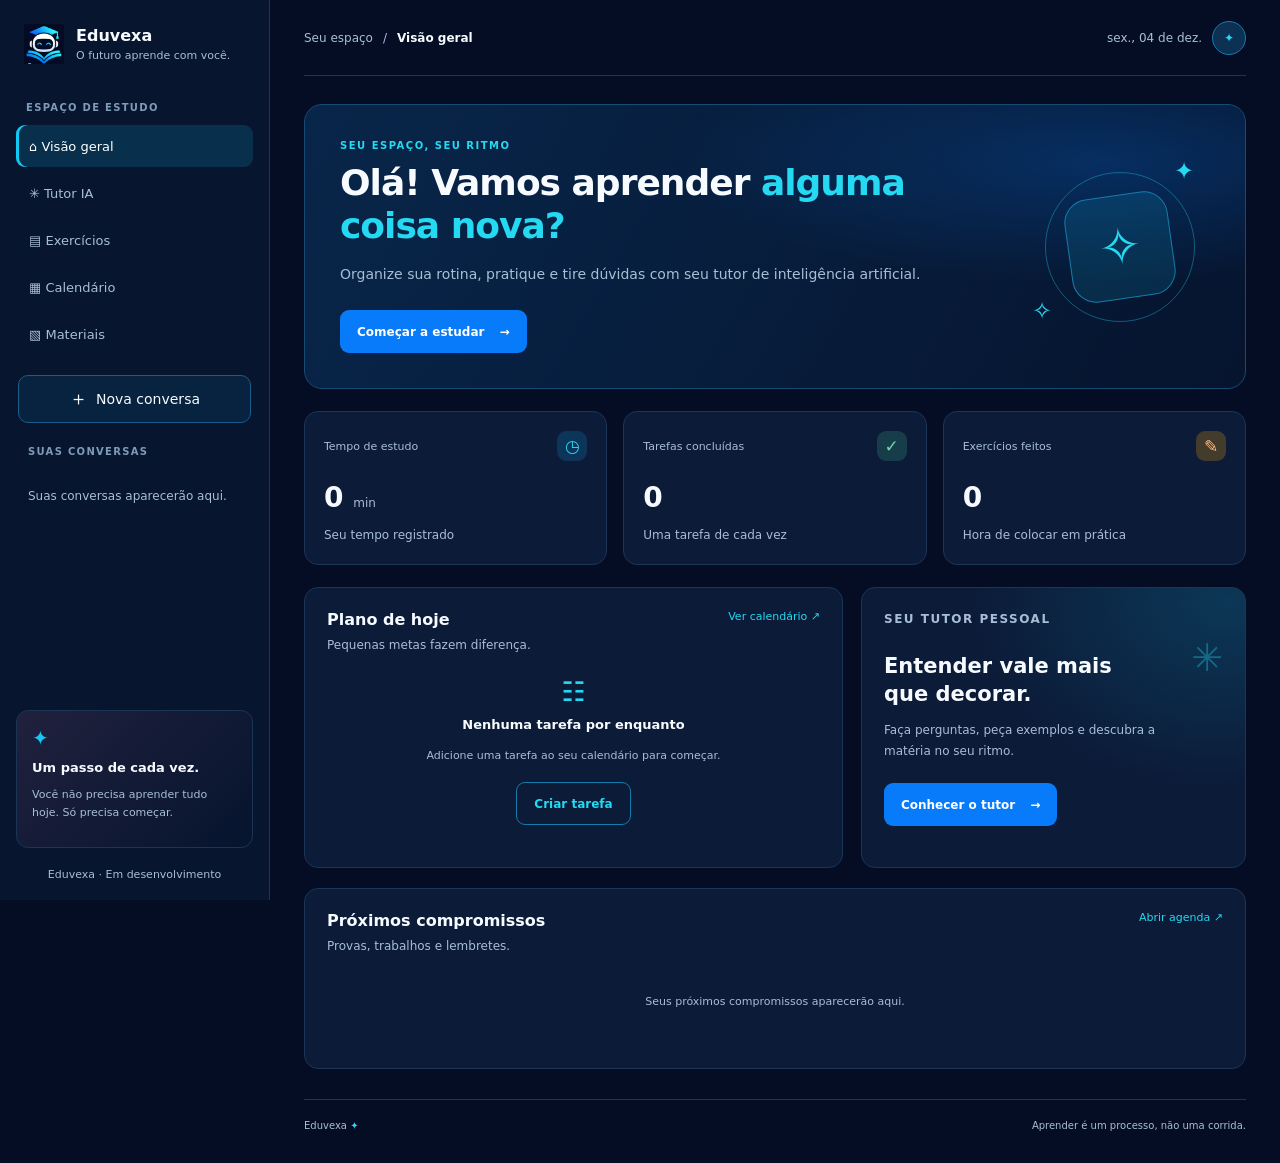
<file: index.html>
<!DOCTYPE html>
<html lang="pt-BR">
<head>
    <meta charset="UTF-8">
    <meta name="viewport" content="width=device-width, initial-scale=1.0">
    <meta name="theme-color" content="#050D24">
    <meta name="description" content="Eduvexa — o futuro aprende com você.">
    <title>Eduvexa | O futuro aprende com você</title>
    <link rel="stylesheet" href="style.css">
    <script src="app.js" defer></script>
</head>
<body>
<div class="app">

    <aside class="sidebar" id="sidebar">
        <a href="#inicio" class="brand">
            <img
                class="brand-logo"
                src="logo-eduvexa.png"
                alt="Logo da Eduvexa"
                width="40"
                height="40"
                style="width: 40px; height: 40px; object-fit: contain; flex-shrink: 0;"
            >
            <span>
                <strong>Eduvexa</strong>
                <small>O futuro aprende com você.</small>
            </span>
        </a>

        <p class="menu-label">ESPAÇO DE ESTUDO</p>

        <nav class="navigation" aria-label="Navegação principal">
            <a href="#inicio" class="nav-link">⌂ Visão geral</a>
            <a href="#tutor" class="nav-link">✳ Tutor IA</a>
            <a href="exercicios.html" class="nav-link">▤ Exercícios</a>
            <a href="calendario.html" class="nav-link">▦ Calendário</a>
            <a href="materiais.html" class="nav-link">▧ Materiais</a>
        </nav>

        <div class="chat-history">
            <button id="new-chat-button" class="new-chat-button" type="button">
                <span>＋</span> Nova conversa
            </button>

            <p class="chat-history-title">SUAS CONVERSAS</p>
            <div id="chat-history-list" class="chat-history-list">
                <p class="history-empty">Carregando histórico...</p>
            </div>
        </div>

        <div class="sidebar-bottom">
            <div class="motivation-card">
                <span class="motivation-icon">✦</span>
                <h3>Um passo de cada vez.</h3>
                <p>Você não precisa aprender tudo hoje. Só precisa começar.</p>
            </div>
            <p class="sidebar-footer">Eduvexa · Em desenvolvimento</p>
        </div>
    </aside>

    <main class="main-content">
        <header class="topbar">
            <button class="menu-toggle" id="menu-toggle"
                    type="button" aria-label="Abrir menu"
                    aria-expanded="false">☰</button>

            <div class="breadcrumb">
                <span>Seu espaço</span>
                <span>/</span>
                <strong>Visão geral</strong>
            </div>

            <div class="profile">
                <span id="current-date"></span>
                <div class="avatar" aria-label="Perfil do estudante">✦</div>
            </div>
        </header>

        <section id="inicio" class="page">
            <div class="welcome">
                <div class="welcome-content">
                    <p class="eyebrow">SEU ESPAÇO, SEU RITMO</p>
                    <h1>Olá! Vamos aprender <span>alguma coisa nova?</span></h1>
                    <p class="description">
                        Organize sua rotina, pratique e tire dúvidas com seu tutor
                        de inteligência artificial.
                    </p>
                    <a href="#tutor" class="primary-button">
                        Começar a estudar <span>→</span>
                    </a>
                </div>

                <div class="welcome-decoration" aria-hidden="true">
                    <div class="decoration-orbit"></div>
                    <div class="decoration-book">✧</div>
                    <span class="decoration-star star-one">✦</span>
                    <span class="decoration-star star-two">✧</span>
                </div>
            </div>

            <div class="stats-grid">
                <article class="stat-card">
                    <div class="stat-heading">
                        <span>Tempo de estudo</span>
                        <span class="stat-icon purple">◷</span>
                    </div>
                    <h2>0 <small>min</small></h2>
                    <p>Seu tempo registrado</p>
                </article>

                <article class="stat-card">
                    <div class="stat-heading">
                        <span>Tarefas concluídas</span>
                        <span class="stat-icon green">✓</span>
                    </div>
                    <h2>0</h2>
                    <p>Uma tarefa de cada vez</p>
                </article>

                <article class="stat-card">
                    <div class="stat-heading">
                        <span>Exercícios feitos</span>
                        <span class="stat-icon orange">✎</span>
                    </div>
                    <h2>0</h2>
                    <p>Hora de colocar em prática</p>
                </article>
            </div>

            <div class="dashboard-grid">
                <section class="panel">
                    <div class="panel-heading">
                        <div>
                            <h2>Plano de hoje</h2>
                            <p>Pequenas metas fazem diferença.</p>
                        </div>
                        <a href="calendario.html" class="text-link">Ver calendário ↗</a>
                    </div>

                    <div class="empty-state">
                        <span>☷</span>
                        <h3>Nenhuma tarefa por enquanto</h3>
                        <p>Adicione uma tarefa ao seu calendário para começar.</p>
                        <a href="calendario.html" class="secondary-button">Criar tarefa</a>
                    </div>
                </section>

                <section class="panel tutor-card">
                    <p class="eyebrow">SEU TUTOR PESSOAL</p>
                    <div class="tutor-decoration" aria-hidden="true">✳</div>
                    <h2>Entender vale mais que decorar.</h2>
                    <p>Faça perguntas, peça exemplos e descubra a matéria no seu ritmo.</p>
                    <a href="#tutor" class="primary-button">
                        Conhecer o tutor <span>→</span>
                    </a>
                </section>
            </div>

            <section class="panel upcoming-panel">
                <div class="panel-heading">
                    <div>
                        <h2>Próximos compromissos</h2>
                        <p>Provas, trabalhos e lembretes.</p>
                    </div>
                    <a href="calendario.html" class="text-link">Abrir agenda ↗</a>
                </div>
                <div class="empty-state compact">
                    <p>Seus próximos compromissos aparecerão aqui.</p>
                </div>
            </section>
        </section>

        <section id="tutor" class="page">
            <div class="page-heading">
                <p class="eyebrow">APRENDER CONVERSANDO</p>
                <h1>Seu tutor <span>Eduvexa</span></h1>
                <p>Entenda, pratique e descubra respostas por conta própria.</p>
            </div>

            <div class="panel tutor-panel">
                <div class="chat-heading">
                    <div class="chat-symbol">✳</div>
                    <div>
                        <h2>Tutor Eduvexa</h2>
                        <p>Seu espaço de aprendizagem</p>
                    </div>
                    <span class="online-indicator">● Disponível</span>
                </div>

                <div id="chat-messages" class="chat-messages"
                     role="log" aria-live="polite" aria-label="Mensagens da conversa">
                </div>

                <p id="tutor-status-message" class="tutor-status"
                   role="status">Pronto para estudar com você.</p>

                <form id="tutor-form" class="tutor-form">
                    <textarea id="tutor-input" name="message"
                              rows="2" maxlength="4000"
                              placeholder="Pergunte alguma coisa..."
                              aria-label="Sua mensagem"
                              required></textarea>
                    <button id="tutor-send" type="submit" class="send-button">
                        Enviar <span>➤</span>
                    </button>
                </form>

                <p class="chat-tip">Enter para enviar · Shift + Enter para nova linha</p>
            </div>
        </section>

        <section id="exercicios" class="page">
            <div class="page-heading">
                <p class="eyebrow">PRATICAR PARA FIXAR</p>
                <h1>Hora de <span>praticar</span></h1>
                <p>Transforme o que estudou em conhecimento.</p>
            </div>

            <div class="panel placeholder-panel">
                <span class="placeholder-icon">▤</span>
                <h2>Seus exercícios estão prontos para começar</h2>
                <p>
                    Escolha uma matéria, responda questões e acompanhe
                    seu desempenho.
                </p>
                <a href="exercicios.html" class="primary-button">
                    Abrir exercícios →
                </a>
            </div>
        </section>

        <section id="calendario" class="page">
            <div class="page-heading">
                <p class="eyebrow">ORGANIZE SUA ROTINA</p>
                <h1>Calendário & <span>tarefas</span></h1>
                <p>Organize provas, trabalhos e sessões de estudo.</p>
            </div>

            <div class="panel placeholder-panel">
                <span class="placeholder-icon">▦</span>
                <h2>Seu calendário de estudos</h2>
                <p>
                    Aqui teremos calendário mensal, tarefas, datas de provas e
                    acompanhamento do que você concluiu.
                </p>
                <p class="muted">Funcionalidade em desenvolvimento.</p>
            </div>
        </section>

        <footer class="footer">
            <span>Eduvexa <span class="footer-star">✦</span></span>
            <span>Aprender é um processo, não uma corrida.</span>
        </footer>
    </main>
</div>

<div class="mobile-overlay" id="mobile-overlay"></div>
</body>
</html>
</file>
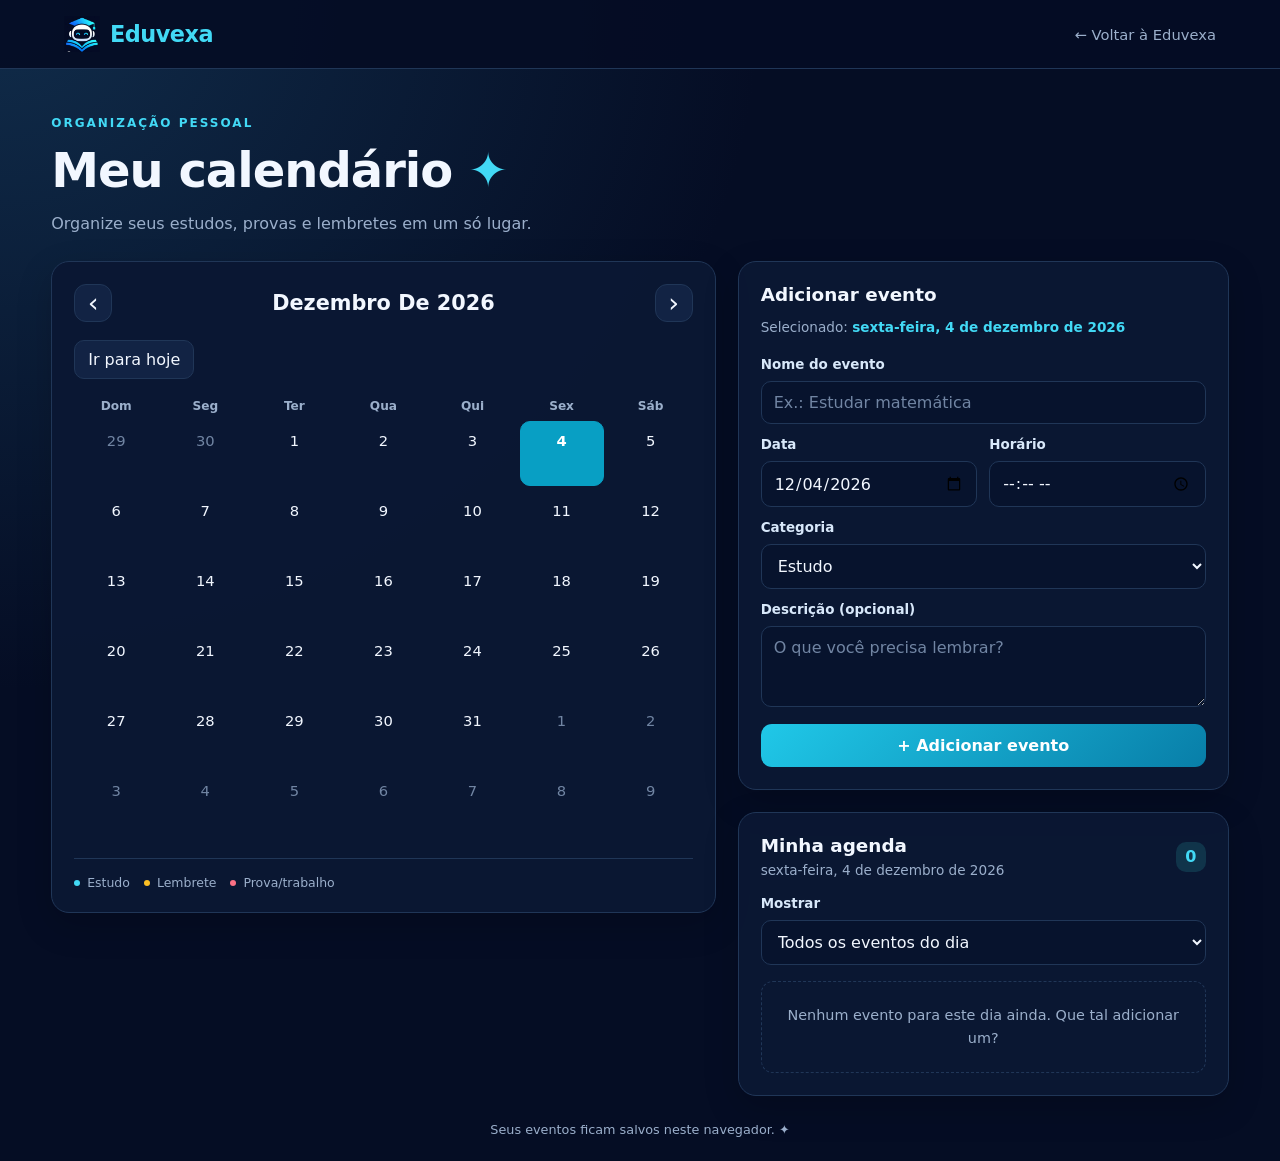
<file: calendario.html>
<!DOCTYPE html>
<html lang="pt-BR">
<head>
  <meta charset="UTF-8">
  <meta name="viewport" content="width=device-width, initial-scale=1.0">
  <meta name="theme-color" content="#050D24">
  <meta name="description" content="Organize seus estudos, provas e lembretes com o calendário da Eduvexa.">
  <title>Calendário | Eduvexa</title>
  <link rel="stylesheet" href="calendario.css">
  <script src="calendario.js" defer></script>
</head>
<body>
  <header class="topbar">
    <a class="brand" href="index.html" aria-label="Eduvexa - página inicial">
      <img
        src="logo-eduvexa.png"
        alt=""
        width="36"
        height="36"
        style="width: 36px; height: 36px; object-fit: contain; flex-shrink: 0;"
      >
      <span>Eduvexa</span>
    </a>
    <a class="back-link" href="index.html">← Voltar à Eduvexa</a>
  </header>

  <main class="container">
    <section class="welcome">
      <p class="eyebrow">ORGANIZAÇÃO PESSOAL</p>
      <h1>Meu calendário <span>✦</span></h1>
      <p>Organize seus estudos, provas e lembretes em um só lugar.</p>
    </section>

    <section class="calendar-layout">
      <div class="panel calendar-panel">
        <div class="month-header">
          <button id="prev-month" class="icon-button" aria-label="Mês anterior">‹</button>
          <h2 id="month-title">Carregando...</h2>
          <button id="next-month" class="icon-button" aria-label="Próximo mês">›</button>
        </div>

        <button id="today-button" class="today-button">Ir para hoje</button>

        <div class="weekdays" aria-hidden="true">
          <span>Dom</span>
          <span>Seg</span>
          <span>Ter</span>
          <span>Qua</span>
          <span>Qui</span>
          <span>Sex</span>
          <span>Sáb</span>
        </div>

        <div id="calendar-grid" class="calendar-grid" aria-label="Dias do mês"></div>

        <div class="legend">
          <span><i class="dot study"></i> Estudo</span>
          <span><i class="dot reminder"></i> Lembrete</span>
          <span><i class="dot exam"></i> Prova/trabalho</span>
        </div>
      </div>

      <div class="right-column">
        <section class="panel form-panel">
          <h2 id="form-title">Adicionar evento</h2>
          <p class="muted">Selecionado: <strong id="selected-date-label"></strong></p>

          <form id="event-form">
            <label for="event-title">Nome do evento</label>
            <input
              id="event-title"
              name="title"
              type="text"
              maxlength="100"
              placeholder="Ex.: Estudar matemática"
              required
            >

            <div class="form-row">
              <div>
                <label for="event-date">Data</label>
                <input id="event-date" name="date" type="date" required>
              </div>
              <div>
                <label for="event-time">Horário</label>
                <input id="event-time" name="time" type="time">
              </div>
            </div>

            <label for="event-type">Categoria</label>
            <select id="event-type" name="type">
              <option value="study">Estudo</option>
              <option value="reminder">Lembrete</option>
              <option value="exam">Prova ou trabalho</option>
            </select>

            <label for="event-description">Descrição (opcional)</label>
            <textarea
              id="event-description"
              name="description"
              rows="3"
              maxlength="500"
              placeholder="O que você precisa lembrar?"
            ></textarea>

            <button id="save-event" class="primary-button" type="submit">
              + Adicionar evento
            </button>
            <button id="cancel-edit" class="secondary-button hidden" type="button">
              Cancelar edição
            </button>
          </form>
        </section>

        <section class="panel agenda-panel">
          <div class="agenda-heading">
            <div>
              <h2>Minha agenda</h2>
              <p id="agenda-date" class="muted"></p>
            </div>
            <span id="event-count" class="count-badge">0</span>
          </div>

          <label class="filter-label" for="event-filter">Mostrar</label>
          <select id="event-filter">
            <option value="all">Todos os eventos do dia</option>
            <option value="pending">Pendentes</option>
            <option value="completed">Concluídos</option>
          </select>

          <div id="event-list" class="event-list"></div>
        </section>
      </div>
    </section>

    <p class="footer-note">
      Seus eventos ficam salvos neste navegador. ✦
    </p>
  </main>
</body>
</html>
</file>
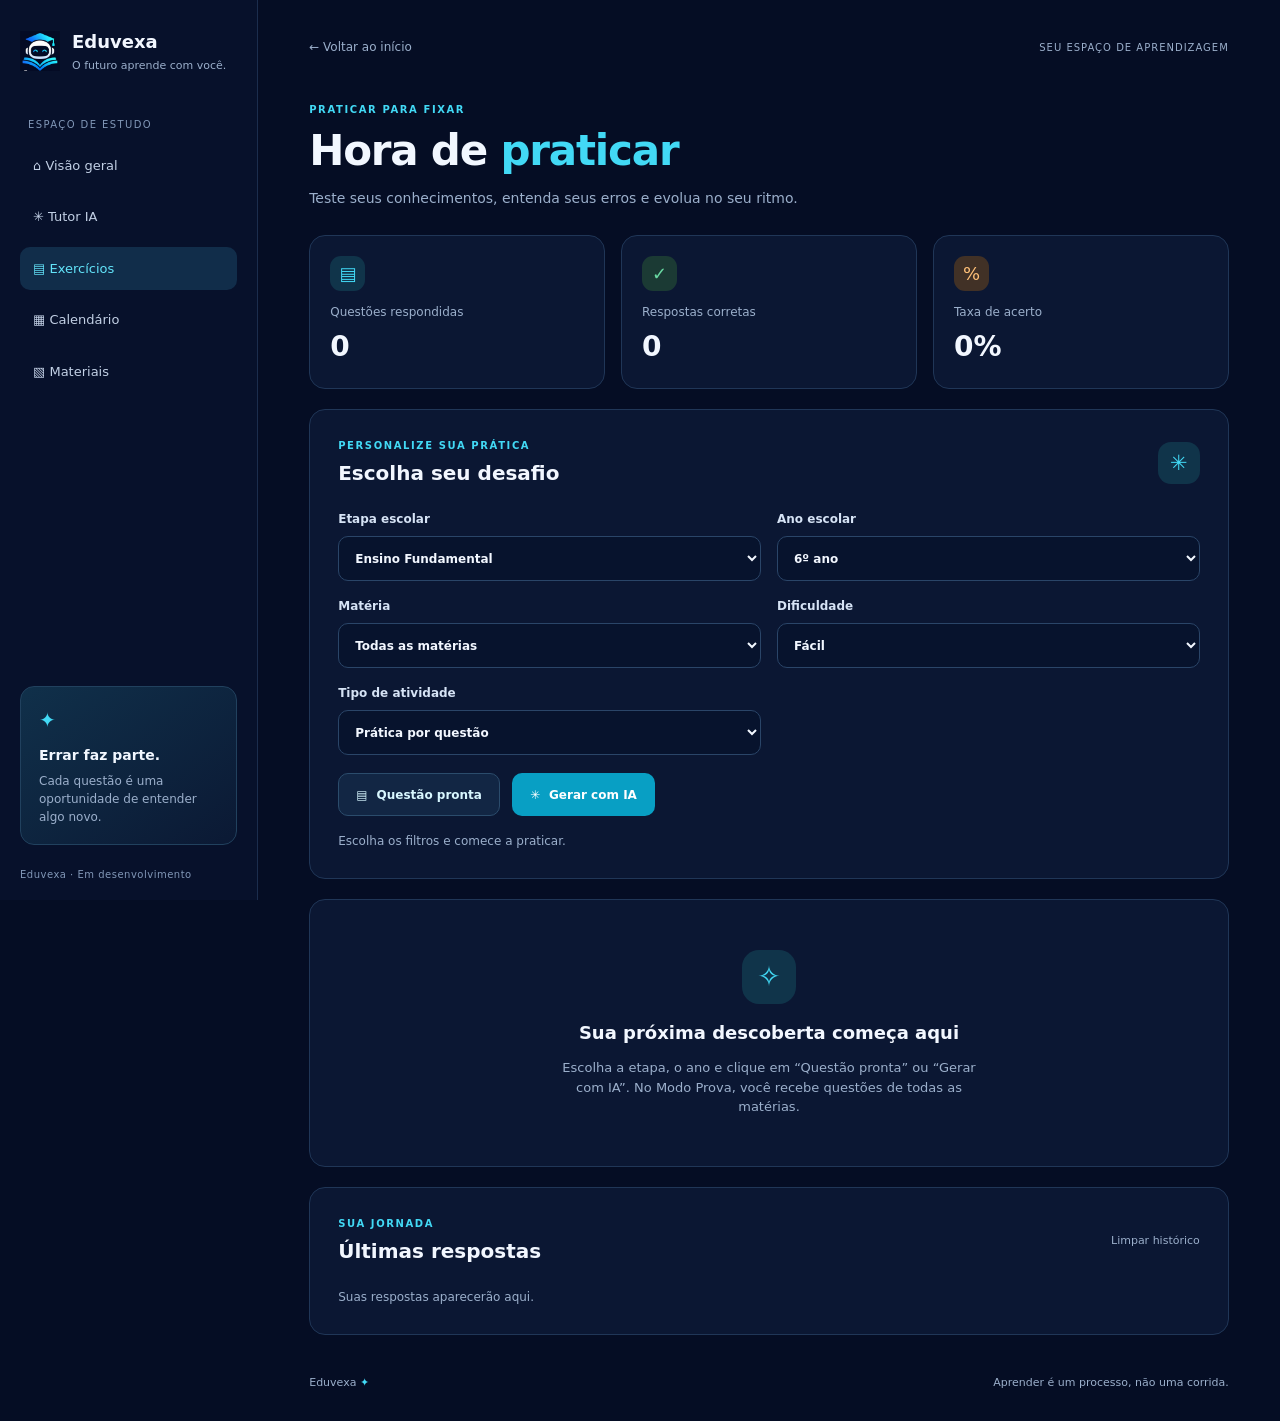
<file: exercicios.html>
<!DOCTYPE html>
<html lang="pt-BR">
<head>
    <meta charset="UTF-8">
    <meta name="viewport" content="width=device-width, initial-scale=1.0">
    <meta name="theme-color" content="#050D24">
    <meta name="description" content="Pratique matérias e acompanhe seu progresso na Eduvexa.">

    <title>Eduvexa | Exercícios</title>

    <link rel="stylesheet" href="exercicios.css">
    <script src="exercicios.js" defer></script>
</head>

<body>
<div class="app">

    <aside class="sidebar">
        <a href="index.html" class="brand">
            <img
                class="brand-logo"
                src="logo-eduvexa.png"
                alt="Logo da Eduvexa"
                width="40"
                height="40"
                style="width: 40px; height: 40px; object-fit: contain; flex-shrink: 0;"
            >
            <span>
                <strong>Eduvexa</strong>
                <small>O futuro aprende com você.</small>
            </span>
        </a>

        <p class="menu-label">ESPAÇO DE ESTUDO</p>

        <nav class="navigation" aria-label="Navegação principal">
            <a href="index.html" class="nav-link">⌂ Visão geral</a>
            <a href="index.html#tutor" class="nav-link">✳ Tutor IA</a>
            <a href="exercicios.html" class="nav-link active">▤ Exercícios</a>
            <a href="calendario.html" class="nav-link">▦ Calendário</a>
            <a href="materiais.html" class="nav-link">▧ Materiais</a>
        </nav>

        <div class="sidebar-bottom">
            <div class="motivation-card">
                <span class="motivation-icon">✦</span>
                <h3>Errar faz parte.</h3>
                <p>Cada questão é uma oportunidade de entender algo novo.</p>
            </div>

            <p class="sidebar-footer">Eduvexa · Em desenvolvimento</p>
        </div>
    </aside>

    <main class="main-content">

        <header class="topbar">
            <a class="back-link" href="index.html">← Voltar ao início</a>
            <span class="topbar-label">SEU ESPAÇO DE APRENDIZAGEM</span>
        </header>

        <section class="page-heading">
            <p class="eyebrow">PRATICAR PARA FIXAR</p>
            <h1>Hora de <span>praticar</span></h1>
            <p>Teste seus conhecimentos, entenda seus erros e evolua no seu ritmo.</p>
        </section>

        <section class="stats-grid" aria-label="Seu desempenho">
            <article class="stat-card">
                <span class="stat-icon">▤</span>
                <p>Questões respondidas</p>
                <h2 id="total-answered">0</h2>
            </article>

            <article class="stat-card">
                <span class="stat-icon green">✓</span>
                <p>Respostas corretas</p>
                <h2 id="total-correct">0</h2>
            </article>

            <article class="stat-card">
                <span class="stat-icon orange">%</span>
                <p>Taxa de acerto</p>
                <h2 id="accuracy">0%</h2>
            </article>
        </section>

        <section class="panel exercise-panel">
            <div class="section-heading">
                <div>
                    <p class="eyebrow">PERSONALIZE SUA PRÁTICA</p>
                    <h2>Escolha seu desafio</h2>
                </div>
                <span class="heading-symbol">✳</span>
            </div>

            <div class="filters">
                <label>
                    Etapa escolar
                    <select id="stage">
                        <option value="Fundamental">Ensino Fundamental</option>
                        <option value="Médio">Ensino Médio</option>
                    </select>
                </label>

                <label>
                    Ano escolar
                    <select id="school-year">
                        <option value="6º ano">6º ano</option>
                        <option value="7º ano">7º ano</option>
                        <option value="8º ano">8º ano</option>
                        <option value="9º ano">9º ano</option>
                    </select>
                </label>

                <label>
                    Matéria
                    <select id="subject">
                        <option value="Todas">Todas as matérias</option>
                        <option value="Matemática">Matemática</option>
                        <option value="Português">Português</option>
                        <option value="História">História</option>
                        <option value="Geografia">Geografia</option>
                        <option value="Ciências">Ciências</option>
                        <option value="Inglês">Inglês</option>
                    </select>
                </label>

                <label>
                    Dificuldade
                    <select id="difficulty">
                        <option value="Fácil">Fácil</option>
                        <option value="Médio">Médio</option>
                        <option value="Difícil">Difícil</option>
                    </select>
                </label>
            </div>

            <div class="filters mode-filters">
                <label>
                    Tipo de atividade
                    <select id="activity-mode">
                        <option value="practice">Prática por questão</option>
                        <option value="exam">Modo Prova (todas as matérias)</option>
                    </select>
                </label>

                <label id="exam-count-label" hidden>
                    Número de questões da prova
                    <select id="exam-count">
                        <option value="10">10 questões</option>
                        <option value="20" selected>20 questões</option>
                        <option value="30">30 questões</option>
                        <option value="60">60 questões</option>
                    </select>
                </label>
            </div>

            <div class="action-buttons">
                <button id="ready-button" class="secondary-button" type="button">
                    <span>▤</span> Questão pronta
                </button>

                <button id="ai-button" class="primary-button" type="button">
                    <span>✳</span> Gerar com IA
                </button>

                <button id="start-exam-button" class="primary-button" type="button" hidden>
                    ✦ Começar prova
                </button>
            </div>

            <p id="status-message" class="status-message" role="status" aria-live="polite">
                Escolha a matéria e comece a praticar.
            </p>
        </section>

        <section class="panel question-panel" id="question-panel">
            <div class="question-empty" id="question-empty">
                <div class="empty-icon">✧</div>
                <h2>Sua próxima descoberta começa aqui</h2>
                <p>
                    Escolha a etapa, o ano e clique em “Questão pronta”
                    ou “Gerar com IA”. No Modo Prova, você recebe questões
                    de todas as matérias.
                </p>
            </div>

            <div id="question-content" hidden>
                <div class="question-meta">
                    <span id="question-subject" class="tag">Matéria</span>
                    <span id="question-difficulty" class="tag difficulty-tag">Fácil</span>
                    <span id="question-source" class="source-label">Questão pronta</span>
                </div>

                <p id="question-counter" class="question-counter"></p>
                <h2 id="question-text" class="question-text"></h2>

                <div id="options" class="options"></div>

                <div id="feedback" class="feedback" role="status" aria-live="polite" hidden>
                    <h3 id="feedback-title"></h3>
                    <p id="feedback-text"></p>
                </div>

                <div class="question-actions">
                    <button id="check-button" class="primary-button" type="button" disabled>
                        Conferir resposta
                    </button>

                    <button id="next-button" class="secondary-button" type="button" hidden>
                        Próxima questão →
                    </button>
                </div>
            </div>
        </section>

        <section class="panel exam-results-panel" id="exam-results" hidden>
            <div class="section-heading">
                <div>
                    <p class="eyebrow">RESULTADO</p>
                    <h2>Resultado da prova</h2>
                </div>
                <span class="heading-symbol">✓</span>
            </div>

            <div id="exam-summary" class="exam-summary"></div>
            <div id="exam-breakdown" class="exam-breakdown"></div>

            <h3 class="answer-key-title">Gabarito comentado</h3>
            <div id="exam-answer-key" class="exam-answer-key"></div>

            <button id="new-exam-button" class="secondary-button" type="button">
                Fazer outra prova
            </button>
        </section>

        <section class="panel history-panel">
            <div class="section-heading">
                <div>
                    <p class="eyebrow">SUA JORNADA</p>
                    <h2>Últimas respostas</h2>
                </div>

                <button id="clear-history" class="text-button" type="button">
                    Limpar histórico
                </button>
            </div>

            <div id="history-list" class="history-list">
                <p class="history-empty">Suas respostas aparecerão aqui.</p>
            </div>
        </section>

        <footer class="footer">
            <span>Eduvexa <span class="footer-star">✦</span></span>
            <span>Aprender é um processo, não uma corrida.</span>
        </footer>

    </main>
</div>
</body>
</html>
</file>
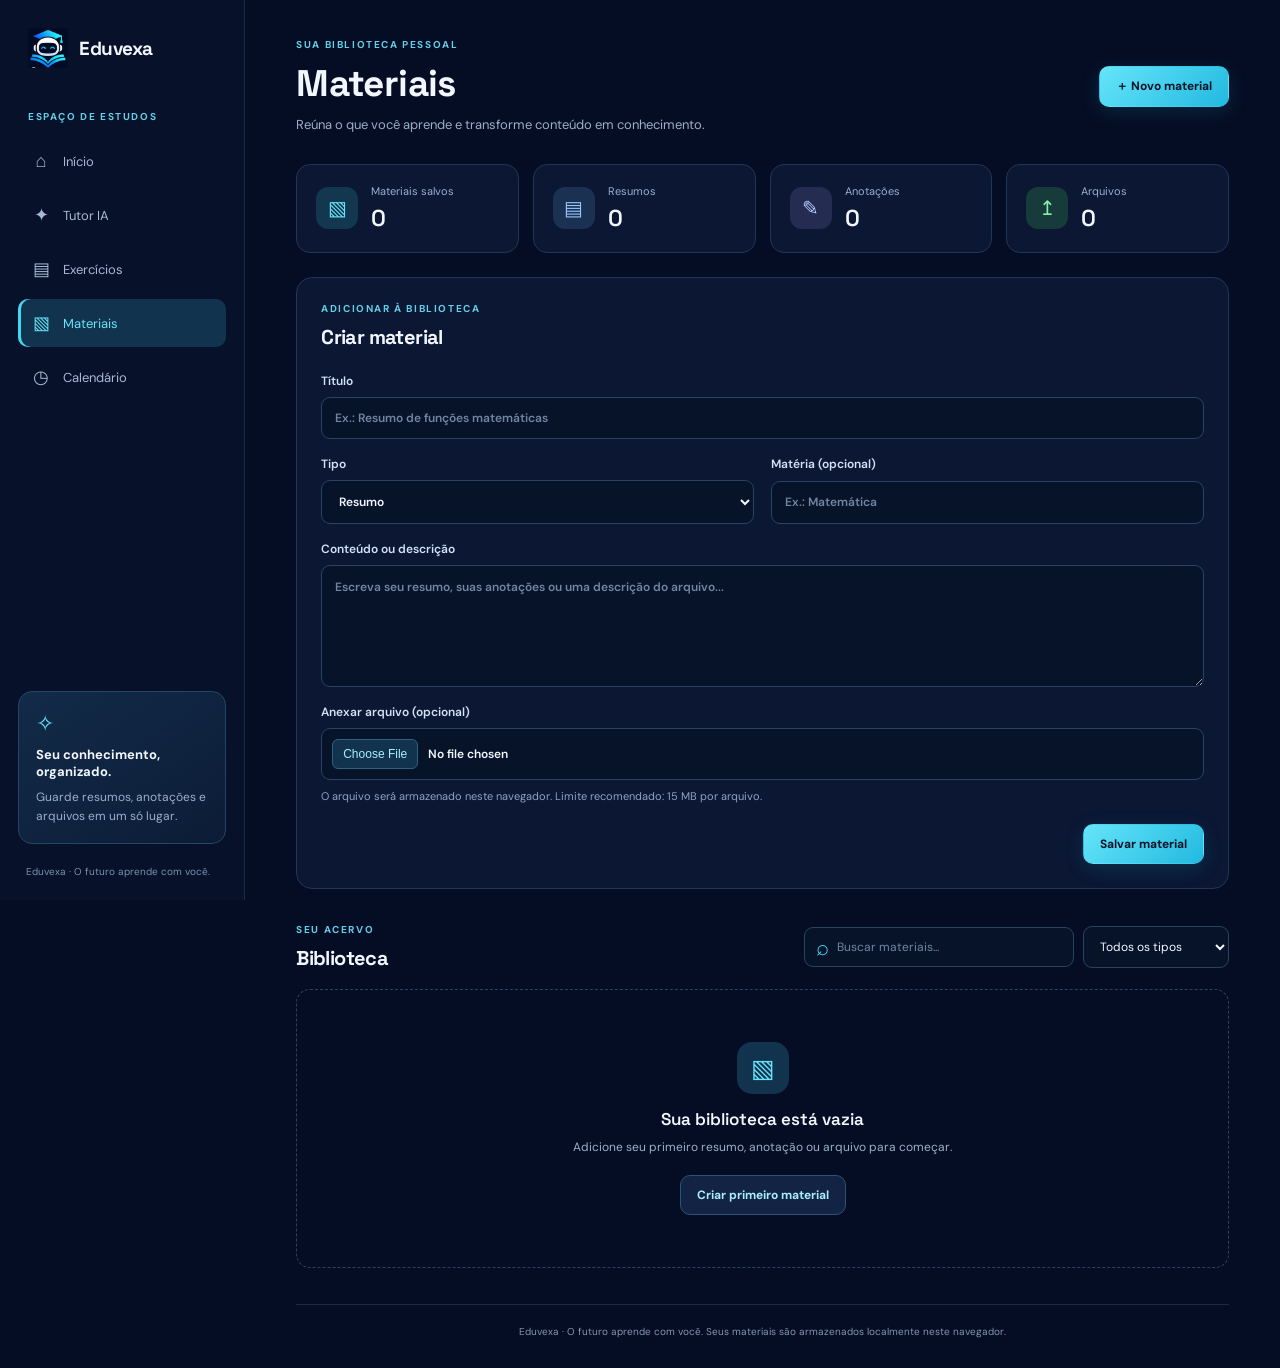
<file: materiais.html>
<!DOCTYPE html>
<html lang="pt-BR">
<head>
    <meta charset="UTF-8">
    <meta name="viewport" content="width=device-width, initial-scale=1.0">

    <meta name="theme-color" content="#050D24">
    <meta
        name="description"
        content="Organize seus resumos, anotações e arquivos com a Eduvexa."
    >

    <title>Materiais | Eduvexa</title>

    <link rel="stylesheet" href="materiais.css">
    <script src="materiais.js" defer></script>
</head>
<body>
    <div class="app-shell">

        <!-- BARRA LATERAL -->
        <aside class="sidebar">
            <a href="index.html" class="brand">
                <img
                    class="brand-logo"
                    src="logo-eduvexa.png"
                    alt="Logo da Eduvexa"
                    width="40"
                    height="40"
                    style="width: 40px; height: 40px; object-fit: contain; flex-shrink: 0;"
                >
                <span>Eduvexa</span>
            </a>

            <p class="sidebar-label">ESPAÇO DE ESTUDOS</p>

            <nav class="nav">
                <a href="index.html">
                    <span>⌂</span> Início
                </a>

                <a href="index.html#tutor">
                    <span>✦</span> Tutor IA
                </a>

                <a href="exercicios.html">
                    <span>▤</span> Exercícios
                </a>

                <a href="materiais.html" class="active">
                    <span>▧</span> Materiais
                </a>

                <a href="calendario.html">
                    <span>◷</span> Calendário
                </a>
            </nav>

            <div class="sidebar-note">
                <span class="note-icon">✧</span>
                <strong>Seu conhecimento, organizado.</strong>
                <p>
                    Guarde resumos, anotações e arquivos
                    em um só lugar.
                </p>
            </div>

            <p class="sidebar-footer">
                Eduvexa · O futuro aprende com você.
            </p>
        </aside>

        <!-- CONTEÚDO PRINCIPAL -->
        <main class="main-content">

            <header class="topbar">
                <div>
                    <p class="eyebrow">SUA BIBLIOTECA PESSOAL</p>
                    <h1>Materiais</h1>
                    <p class="subtitle">
                        Reúna o que você aprende e transforme
                        conteúdo em conhecimento.
                    </p>
                </div>

                <button
                    id="new-material-button"
                    class="button button-primary"
                    type="button"
                >
                    ＋ Novo material
                </button>
            </header>

            <!-- ESTATÍSTICAS -->
            <section
                class="stats-grid"
                aria-label="Estatísticas dos materiais"
            >
                <article class="stat-card">
                    <span class="stat-icon purple">▧</span>
                    <div>
                        <span class="stat-label">Materiais salvos</span>
                        <strong id="stat-total">0</strong>
                    </div>
                </article>

                <article class="stat-card">
                    <span class="stat-icon blue">▤</span>
                    <div>
                        <span class="stat-label">Resumos</span>
                        <strong id="stat-summaries">0</strong>
                    </div>
                </article>

                <article class="stat-card">
                    <span class="stat-icon pink">✎</span>
                    <div>
                        <span class="stat-label">Anotações</span>
                        <strong id="stat-notes">0</strong>
                    </div>
                </article>

                <article class="stat-card">
                    <span class="stat-icon green">↥</span>
                    <div>
                        <span class="stat-label">Arquivos</span>
                        <strong id="stat-files">0</strong>
                    </div>
                </article>
            </section>

            <!-- FORMULÁRIO DE CRIAÇÃO -->
            <section class="content-panel" id="editor-panel">
                <div class="panel-heading">
                    <div>
                        <p class="eyebrow">ADICIONAR À BIBLIOTECA</p>
                        <h2 id="form-heading">Criar material</h2>
                    </div>

                    <button
                        id="cancel-edit"
                        class="icon-button hidden"
                        type="button"
                        aria-label="Cancelar edição"
                    >
                        ✕
                    </button>
                </div>

                <form id="material-form">
                    <input id="material-id" type="hidden">

                    <div class="form-grid">

                        <label class="field field-wide">
                            Título
                            <input
                                id="material-title"
                                name="title"
                                type="text"
                                maxlength="120"
                                placeholder="Ex.: Resumo de funções matemáticas"
                                required
                            >
                        </label>

                        <label class="field">
                            Tipo
                            <select id="material-type" name="type">
                                <option value="resumo">Resumo</option>
                                <option value="anotacao">Anotação</option>
                                <option value="arquivo">Arquivo</option>
                            </select>
                        </label>

                        <label class="field">
                            Matéria (opcional)
                            <input
                                id="material-subject"
                                name="subject"
                                type="text"
                                maxlength="80"
                                placeholder="Ex.: Matemática"
                            >
                        </label>

                        <label class="field field-wide">
                            Conteúdo ou descrição
                            <textarea
                                id="material-content"
                                name="content"
                                rows="5"
                                placeholder="Escreva seu resumo, suas anotações ou uma descrição do arquivo..."
                            ></textarea>
                        </label>

                        <label class="field field-wide">
                            Anexar arquivo (opcional)
                            <input
                                id="material-file"
                                name="file"
                                type="file"
                                accept=".pdf,.txt,.md,.csv,.png,.jpg,.jpeg,.webp,.doc,.docx,.odt,.ppt,.pptx,.xls,.xlsx"
                            >
                            <small>
                                O arquivo será armazenado neste navegador.
                                Limite recomendado: 15 MB por arquivo.
                            </small>
                        </label>

                    </div>

                    <div class="form-actions">
                        <span
                            id="form-status"
                            class="form-status"
                            role="status"
                            aria-live="polite"
                        ></span>

                        <button
                            id="save-button"
                            class="button button-primary"
                            type="submit"
                        >
                            Salvar material
                        </button>
                    </div>
                </form>
            </section>

            <!-- BIBLIOTECA -->
            <section class="library-section">
                <div class="library-heading">
                    <div>
                        <p class="eyebrow">SEU ACERVO</p>
                        <h2>Biblioteca</h2>
                    </div>

                    <div class="filters">
                        <label class="search-box">
                            <span>⌕</span>
                            <input
                                id="search-materials"
                                type="search"
                                placeholder="Buscar materiais..."
                                aria-label="Buscar materiais"
                            >
                        </label>

                        <select
                            id="filter-type"
                            aria-label="Filtrar por tipo"
                        >
                            <option value="todos">Todos os tipos</option>
                            <option value="resumo">Resumos</option>
                            <option value="anotacao">Anotações</option>
                            <option value="arquivo">Arquivos</option>
                        </select>
                    </div>
                </div>

                <!-- O JavaScript colocará os cartões aqui -->
                <div id="materials-list" class="materials-grid"></div>

                <!-- ESTADO VAZIO -->
                <div id="empty-state" class="empty-state">
                    <div class="empty-icon">▧</div>

                    <h3>Sua biblioteca está vazia</h3>

                    <p>
                        Adicione seu primeiro resumo, anotação
                        ou arquivo para começar.
                    </p>

                    <button
                        id="empty-new-button"
                        class="button button-secondary"
                        type="button"
                    >
                        Criar primeiro material
                    </button>
                </div>
            </section>

            <footer class="page-footer">
                Eduvexa · O futuro aprende com você.
                Seus materiais são armazenados localmente neste navegador.
            </footer>

        </main>
    </div>
</body>
</html>
</file>
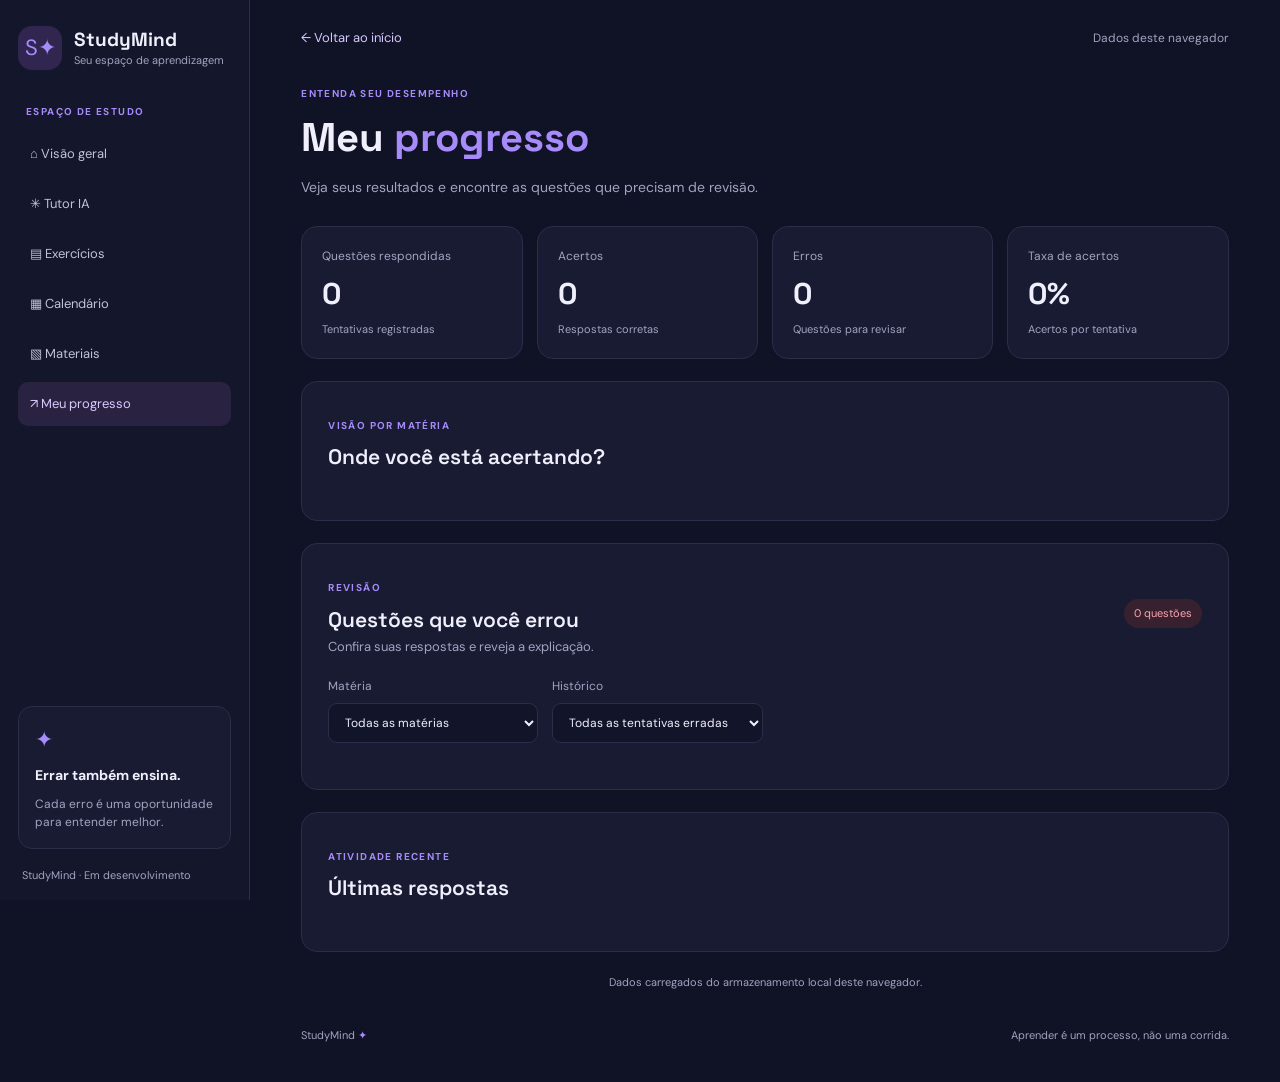
<file: progresso.html>
<!DOCTYPE html>
<html lang="pt-BR">
<head>
    <meta charset="UTF-8">
    <meta name="viewport" content="width=device-width, initial-scale=1.0">
    <meta name="theme-color" content="#101225">
    <meta name="description" content="Acompanhe seus erros e acertos no StudyMind.">
    <title>StudyMind | Meu progresso</title>
    <link rel="stylesheet" href="progresso.css">
    <script src="progresso.js" defer></script>
</head>
<body>
<div class="app">
    <aside class="sidebar">
        <a href="index.html#inicio" class="brand">
            <span class="brand-icon">S✦</span>
            <span>
                <strong>StudyMind</strong>
                <small>Seu espaço de aprendizagem</small>
            </span>
        </a>

        <p class="menu-label">ESPAÇO DE ESTUDO</p>
        <nav class="navigation" aria-label="Navegação principal">
            <a href="index.html#inicio" class="nav-link">⌂ Visão geral</a>
            <a href="index.html#tutor" class="nav-link">✳ Tutor IA</a>
            <a href="exercicios.html" class="nav-link">▤ Exercícios</a>
            <a href="calendario.html" class="nav-link">▦ Calendário</a>
            <a href="materiais.html" class="nav-link">▧ Materiais</a>
            <a href="progresso.html" class="nav-link active">↗ Meu progresso</a>
        </nav>

        <div class="sidebar-bottom">
            <div class="motivation-card">
                <span class="motivation-icon">✦</span>
                <h3>Errar também ensina.</h3>
                <p>Cada erro é uma oportunidade para entender melhor.</p>
            </div>
            <p class="sidebar-footer">StudyMind · Em desenvolvimento</p>
        </div>
    </aside>

    <main class="main-content">
        <header class="topbar">
            <a class="back-link" href="index.html#inicio">← Voltar ao início</a>
            <span id="last-updated" class="muted">Dados deste navegador</span>
        </header>

        <section class="page-heading">
            <p class="eyebrow">ENTENDA SEU DESEMPENHO</p>
            <h1>Meu <span>progresso</span></h1>
            <p>Veja seus resultados e encontre as questões que precisam de revisão.</p>
        </section>

        <section class="stats-grid" aria-label="Estatísticas">
            <article class="stat-card">
                <span class="stat-label">Questões respondidas</span>
                <strong id="total-answered" class="stat-number">0</strong>
                <span class="stat-note">Tentativas registradas</span>
            </article>
            <article class="stat-card">
                <span class="stat-label">Acertos</span>
                <strong id="total-correct" class="stat-number">0</strong>
                <span class="stat-note">Respostas corretas</span>
            </article>
            <article class="stat-card">
                <span class="stat-label">Erros</span>
                <strong id="total-wrong" class="stat-number">0</strong>
                <span class="stat-note">Questões para revisar</span>
            </article>
            <article class="stat-card">
                <span class="stat-label">Taxa de acertos</span>
                <strong id="accuracy" class="stat-number">0%</strong>
                <span class="stat-note">Acertos por tentativa</span>
            </article>
        </section>

        <section class="panel">
            <div class="section-heading">
                <div>
                    <p class="eyebrow">VISÃO POR MATÉRIA</p>
                    <h2>Onde você está acertando?</h2>
                </div>
            </div>
            <div id="subject-stats" class="subject-stats"></div>
            <p id="subject-empty" class="empty-state" hidden>
                Responda a algumas questões para ver seu desempenho por matéria.
            </p>
        </section>

        <section class="panel">
            <div class="section-heading">
                <div>
                    <p class="eyebrow">REVISÃO</p>
                    <h2>Questões que você errou</h2>
                    <p>Confira suas respostas e reveja a explicação.</p>
                </div>
                <span id="wrong-count" class="count-badge">0 questões</span>
            </div>

            <div class="filters">
                <label>
                    Matéria
                    <select id="subject-filter">
                        <option value="Todas">Todas as matérias</option>
                    </select>
                </label>

                <label>
                    Histórico
                    <select id="attempt-filter">
                        <option value="all">Todas as tentativas erradas</option>
                        <option value="latest">Última tentativa por questão</option>
                    </select>
                </label>
            </div>

            <div id="wrong-questions" class="wrong-questions"></div>

            <div id="wrong-empty" class="empty-state" hidden>
                <span class="empty-icon">✦</span>
                <h3>Nenhuma questão errada encontrada</h3>
                <p>Quando houver erros registrados, eles aparecerão aqui para revisão.</p>
            </div>
        </section>

        <section class="panel">
            <div class="section-heading">
                <div>
                    <p class="eyebrow">ATIVIDADE RECENTE</p>
                    <h2>Últimas respostas</h2>
                </div>
            </div>
            <div id="recent-history" class="recent-history"></div>
        </section>

        <p id="page-status" class="page-status" role="status">
            Dados carregados do armazenamento local deste navegador.
        </p>

        <footer class="footer">
            <span>StudyMind <span class="footer-star">✦</span></span>
            <span>Aprender é um processo, não uma corrida.</span>
        </footer>
    </main>
</div>
</body>
</html>
</file>
<file: style.css>
:root {
    --bg: #050D24;
    --sidebar: #07152F;
    --panel: #0B1B38;
    --panel-hover: #10284A;
    --border: #1B3556;
    --text: #F7FBFF;
    --muted: #A8BED6;
    --purple: #12C8F4;
    --purple-light: #25D9F2;
    --green: #70d7ad;
    --orange: #ffbd82;
    --danger: #ff8c9a;
}

* {
    box-sizing: border-box;
}

html {
    scroll-behavior: smooth;
}

body {
    margin: 0;
    background: var(--bg);
    color: var(--text);
    font-family: Inter, ui-sans-serif, system-ui, -apple-system, sans-serif;
    font-size: 14px;
}

button,
input,
textarea {
    font: inherit;
}

button,
a {
    -webkit-tap-highlight-color: transparent;
}

a {
    color: inherit;
    text-decoration: none;
}

button:focus-visible,
a:focus-visible,
textarea:focus-visible {
    outline: 2px solid var(--purple);
    outline-offset: 3px;
}

.app {
    min-height: 100vh;
}

/* BARRA LATERAL */

.sidebar {
    position: fixed;
    inset: 0 auto 0 0;
    z-index: 30;
    display: flex;
    flex-direction: column;
    width: 270px;
    padding: 24px 16px 16px;
    overflow-y: auto;
    background: var(--sidebar);
    border-right: 1px solid var(--border);
}

.brand {
    display: flex;
    align-items: center;
    gap: 12px;
    padding: 0 8px 26px;
}

.brand-icon {
    display: grid;
    place-items: center;
    width: 42px;
    height: 42px;
    flex-shrink: 0;
    border-radius: 13px;
    color: white;
    font-weight: 800;
    font-size: 17px;
    background: linear-gradient(135deg, #087BFA, #12C8F4);
}

.brand strong,
.brand small {
    display: block;
}

.brand strong {
    font-size: 16px;
}

.brand small {
    margin-top: 4px;
    color: var(--muted);
    font-size: 11px;
}

.menu-label,
.chat-history-title {
    margin: 12px 10px;
    color: #7E9BB8;
    font-size: 10px;
    font-weight: 700;
    letter-spacing: 1.3px;
}

.navigation {
    display: flex;
    flex-direction: column;
    gap: 5px;
}

.nav-link {
    display: flex;
    align-items: center;
    min-height: 42px;
    padding: 11px 13px;
    border-radius: 9px;
    color: var(--muted);
    font-size: 13px;
    transition: background 0.2s, color 0.2s;
}

.nav-link:hover {
    color: var(--text);
    background: rgba(18, 200, 244, 0.08);
}

.nav-link.active {
    color: white;
    background: rgba(18, 200, 244, 0.15);
    box-shadow: inset 3px 0 var(--purple);
}

/* HISTÓRICO */

.chat-history {
    margin-top: 20px;
    padding: 0 2px;
}

.new-chat-button {
    display: flex;
    align-items: center;
    justify-content: center;
    gap: 8px;
    width: 100%;
    min-height: 42px;
    padding: 10px;
    border: 1px solid #1C5C8A;
    border-radius: 10px;
    color: var(--text);
    background: rgba(18, 200, 244, 0.08);
    cursor: pointer;
    transition: background 0.2s, border-color 0.2s;
}

.new-chat-button span {
    font-size: 19px;
}

.new-chat-button:hover {
    background: rgba(18, 200, 244, 0.18);
    border-color: var(--purple);
}

.chat-history-title {
    margin-top: 23px;
    margin-bottom: 10px;
}

.chat-history-list {
    display: flex;
    flex-direction: column;
    gap: 5px;
    max-height: 32vh;
    overflow-y: auto;
}

.history-item {
    display: flex;
    align-items: center;
    gap: 3px;
    min-width: 0;
}

.history-open {
    flex: 1;
    min-width: 0;
    padding: 10px;
    overflow: hidden;
    border: 0;
    border-radius: 8px;
    color: var(--muted);
    background: transparent;
    text-align: left;
    text-overflow: ellipsis;
    white-space: nowrap;
    cursor: pointer;
}

.history-open:hover,
.history-open.active {
    color: var(--text);
    background: rgba(18, 200, 244, 0.13);
}

.history-delete {
    flex-shrink: 0;
    padding: 6px 9px;
    border: 0;
    border-radius: 6px;
    color: var(--muted);
    background: transparent;
    cursor: pointer;
}

.history-delete:hover {
    color: var(--danger);
    background: rgba(255, 140, 154, 0.1);
}

.history-empty {
    padding: 8px 10px;
    color: var(--muted);
    font-size: 12px;
    line-height: 1.6;
}

.sidebar-bottom {
    margin-top: auto;
    padding-top: 24px;
}

.motivation-card {
    padding: 15px;
    border: 1px solid var(--border);
    border-radius: 12px;
    background: linear-gradient(135deg, #20213d, #06142E);
}

.motivation-icon {
    color: var(--purple);
    font-size: 20px;
}

.motivation-card h3 {
    margin: 10px 0 6px;
    font-size: 13px;
}

.motivation-card p,
.sidebar-footer {
    color: var(--muted);
    font-size: 11px;
    line-height: 1.6;
}

.sidebar-footer {
    margin: 18px 5px 0;
    text-align: center;
}

/* ÁREA PRINCIPAL */

.main-content {
    min-height: 100vh;
    margin-left: 270px;
    padding: 0 34px 24px;
}

.topbar {
    display: flex;
    align-items: center;
    justify-content: space-between;
    min-height: 76px;
    gap: 15px;
    border-bottom: 1px solid var(--border);
}

.breadcrumb,
.profile {
    display: flex;
    align-items: center;
    gap: 10px;
}

.breadcrumb {
    color: var(--muted);
    font-size: 12px;
}

.breadcrumb strong {
    color: var(--text);
    font-weight: 600;
}

.profile {
    color: var(--muted);
    font-size: 12px;
}

.avatar {
    display: grid;
    place-items: center;
    width: 34px;
    height: 34px;
    border: 1px solid #167BA8;
    border-radius: 50%;
    color: var(--purple-light);
    background: #0C3153;
}

.menu-toggle {
    display: none;
    border: 0;
    color: var(--text);
    background: transparent;
    font-size: 22px;
    cursor: pointer;
}

/* PÁGINAS E TÍTULOS */

.page {
    display: none;
    max-width: 1200px;
    margin: 0 auto;
    padding-top: 28px;
    animation: appear 0.25s ease;
}

.page[aria-hidden="false"] {
    display: block;
}

@keyframes appear {
    from { opacity: 0; transform: translateY(4px); }
    to { opacity: 1; transform: translateY(0); }
}

.eyebrow {
    margin: 0 0 10px;
    color: var(--purple-light);
    font-size: 10px;
    font-weight: 800;
    letter-spacing: 1.5px;
}

.page-heading {
    margin-bottom: 25px;
}

.page-heading h1,
.welcome h1 {
    margin: 0;
    font-size: clamp(27px, 3vw, 36px);
    line-height: 1.2;
    letter-spacing: -1px;
}

.page-heading h1 span,
.welcome h1 span {
    color: var(--purple-light);
}

.page-heading > p:last-child,
.description {
    max-width: 650px;
    color: var(--muted);
    line-height: 1.7;
}

/* BOAS-VINDAS */

.welcome {
    position: relative;
    display: flex;
    align-items: center;
    justify-content: space-between;
    min-height: 260px;
    padding: 35px;
    overflow: hidden;
    border: 1px solid #164B72;
    border-radius: 18px;
    background:
        radial-gradient(ellipse at 85% 20%, rgba(8, 123, 250, 0.22), transparent 38%),
        linear-gradient(120deg, #08264A, #06142E);
}

.welcome-content {
    position: relative;
    z-index: 2;
    max-width: 650px;
}

.welcome h1 {
    max-width: 650px;
}

.description {
    margin: 16px 0 23px;
}

.primary-button,
.secondary-button {
    display: inline-flex;
    align-items: center;
    justify-content: center;
    gap: 15px;
    min-height: 43px;
    padding: 12px 17px;
    border-radius: 9px;
    font-size: 12px;
    font-weight: 700;
    transition: transform 0.2s, background 0.2s;
}

.primary-button {
    color: white;
    background: #087BFA;
}

.primary-button:hover {
    background: #12C8F4;
    transform: translateY(-1px);
}

.secondary-button {
    color: var(--purple-light);
    border: 1px solid #167BA8;
    background: transparent;
}

.welcome-decoration {
    position: relative;
    width: 180px;
    height: 180px;
    flex-shrink: 0;
}

.decoration-orbit {
    position: absolute;
    inset: 15px;
    border: 1px solid rgba(37, 217, 242, 0.35);
    border-radius: 50%;
}

.decoration-book {
    position: absolute;
    inset: 38px;
    display: grid;
    place-items: center;
    border: 1px solid #167BA8;
    border-radius: 24px;
    color: var(--purple-light);
    background: rgba(18, 200, 244, 0.12);
    font-size: 52px;
    transform: rotate(-8deg);
}

.decoration-star {
    position: absolute;
    color: var(--purple-light);
    font-size: 24px;
}

.star-one { top: 0; right: 16px; }
.star-two { bottom: 12px; left: 2px; }

/* CARTÕES */

.stats-grid {
    display: grid;
    grid-template-columns: repeat(3, minmax(0, 1fr));
    gap: 16px;
    margin: 22px 0;
}

.stat-card,
.panel {
    border: 1px solid var(--border);
    border-radius: 14px;
    background: var(--panel);
}

.stat-card {
    padding: 19px;
}

.stat-heading,
.panel-heading {
    display: flex;
    align-items: center;
    justify-content: space-between;
    gap: 12px;
}

.stat-heading {
    color: var(--muted);
    font-size: 11px;
}

.stat-icon {
    display: grid;
    place-items: center;
    width: 30px;
    height: 30px;
    border-radius: 9px;
    font-size: 17px;
}

.purple { color: var(--purple-light); background: #0D3459; }
.green { color: var(--green); background: #173D4B; }
.orange { color: var(--orange); background: #433B2B; }

.stat-card h2 {
    margin: 20px 0 4px;
    font-size: 28px;
}

.stat-card h2 small {
    color: var(--muted);
    font-size: 12px;
    font-weight: 500;
}

.stat-card > p,
.panel-heading p,
.panel > p {
    color: var(--muted);
    font-size: 12px;
    line-height: 1.6;
}

.stat-card > p {
    margin-bottom: 0;
}

.dashboard-grid {
    display: grid;
    grid-template-columns: minmax(0, 1.4fr) minmax(0, 1fr);
    gap: 18px;
}

.panel {
    padding: 22px;
    margin-bottom: 18px;
}

.panel-heading {
    align-items: flex-start;
}

.panel-heading h2,
.panel h2 {
    margin: 0 0 7px;
    font-size: 16px;
}

.panel-heading p {
    margin: 0;
}

.text-link {
    flex-shrink: 0;
    color: var(--purple-light);
    font-size: 11px;
}

.empty-state {
    display: flex;
    flex-direction: column;
    align-items: center;
    justify-content: center;
    min-height: 180px;
    padding: 20px 5px;
    text-align: center;
}

.empty-state > span {
    color: var(--purple-light);
    font-size: 27px;
}

.empty-state h3 {
    margin: 10px 0 4px;
    font-size: 13px;
}

.empty-state p {
    max-width: 300px;
    color: var(--muted);
    font-size: 11px;
    line-height: 1.6;
}

.empty-state .secondary-button {
    margin-top: 7px;
}

.empty-state.compact {
    min-height: 90px;
}

.tutor-card {
    position: relative;
    overflow: hidden;
    background:
        radial-gradient(ellipse at 95% 5%, rgba(18, 200, 244, 0.16), transparent 50%),
        var(--panel);
}

.tutor-card h2 {
    max-width: 240px;
    margin-top: 22px;
    font-size: 21px;
    line-height: 1.35;
}

.tutor-card > p:not(.eyebrow) {
    max-width: 280px;
    color: var(--muted);
    font-size: 12px;
    line-height: 1.7;
}

.tutor-card .primary-button {
    margin-top: 10px;
}

.tutor-decoration {
    position: absolute;
    top: 48px;
    right: 22px;
    color: rgba(37, 217, 242, 0.35);
    font-size: 38px;
}

.upcoming-panel {
    margin-top: 2px;
}

/* TUTOR IA */

.tutor-panel {
    max-width: 950px;
    padding: 0;
    overflow: hidden;
}

.chat-heading {
    display: flex;
    align-items: center;
    gap: 12px;
    padding: 19px 22px;
    border-bottom: 1px solid var(--border);
}

.chat-symbol {
    display: grid;
    place-items: center;
    width: 40px;
    height: 40px;
    border-radius: 12px;
    color: var(--purple-light);
    background: #0D3459;
    font-size: 22px;
}

.chat-heading h2 {
    margin: 0 0 4px;
    font-size: 14px;
}

.chat-heading p {
    margin: 0;
    color: var(--muted);
    font-size: 11px;
}

.online-indicator {
    margin-left: auto;
    color: var(--green);
    font-size: 10px;
    white-space: nowrap;
}

.chat-messages {
    display: flex;
    flex-direction: column;
    gap: 17px;
    min-height: 280px;
    max-height: 52vh;
    padding: 24px;
    overflow-y: auto;
}

.chat-message {
    display: flex;
    align-items: flex-start;
    gap: 10px;
    max-width: 90%;
}

.user-message {
    align-self: flex-end;
    flex-direction: row-reverse;
}

.message-avatar {
    display: grid;
    place-items: center;
    flex-shrink: 0;
    min-width: 34px;
    height: 34px;
    padding: 0 5px;
    border-radius: 50%;
    color: var(--purple-light);
    background: #0D3459;
    font-size: 10px;
    font-weight: 700;
}

.user-message .message-avatar {
    color: #d8d2ff;
    background: #104A70;
}

.message-bubble {
    min-width: 0;
    padding: 12px 15px;
    border: 1px solid var(--border);
    border-radius: 4px 13px 13px 13px;
    background: #0A2545;
}

.user-message .message-bubble {
    border-color: #167BA8;
    border-radius: 13px 4px 13px 13px;
    background: #0D3C61;
}

.message-bubble strong {
    display: block;
    margin-bottom: 6px;
    color: var(--purple-light);
    font-size: 11px;
}

.message-bubble p {
    margin: 0;
    color: var(--text);
    font-size: 13px;
    line-height: 1.7;
    white-space: pre-wrap;
    overflow-wrap: anywhere;
}

.chat-typing {
    color: var(--muted) !important;
    font-style: italic;
}

.tutor-status {
    min-height: 18px;
    margin: 0;
    padding: 0 24px 10px;
    color: var(--muted);
    font-size: 11px;
}

.tutor-status.error {
    color: var(--danger);
}

.tutor-form {
    display: flex;
    align-items: flex-end;
    gap: 10px;
    margin: 0 20px;
    padding: 10px;
    border: 1px solid #164B72;
    border-radius: 12px;
    background: #06142B;
}

.tutor-form textarea {
    flex: 1;
    width: 100%;
    min-height: 48px;
    max-height: 160px;
    padding: 10px;
    resize: vertical;
    border: 0;
    outline: none;
    color: var(--text);
    background: transparent;
    line-height: 1.5;
}

.tutor-form textarea::placeholder {
    color: #7896B2;
}

.tutor-form textarea:focus-visible {
    outline: none;
}

.send-button {
    display: flex;
    align-items: center;
    gap: 8px;
    min-height: 40px;
    padding: 0 15px;
    border: 0;
    border-radius: 8px;
    color: white;
    background: #087BFA;
    font-weight: 700;
    cursor: pointer;
}

.send-button:hover {
    background: #12C8F4;
}

.send-button:disabled {
    cursor: not-allowed;
    opacity: 0.55;
}

.chat-tip {
    margin: 10px 22px 17px;
    color: var(--muted);
    font-size: 10px;
}

/* PÁGINAS EM DESENVOLVIMENTO */

.placeholder-panel {
    min-height: 270px;
    padding: 36px;
}

.placeholder-panel .placeholder-icon {
    display: inline-grid;
    place-items: center;
    width: 48px;
    height: 48px;
    margin-bottom: 18px;
    border-radius: 14px;
    color: var(--purple-light);
    background: #0D3459;
    font-size: 24px;
}

.placeholder-panel > p {
    max-width: 600px;
}

.placeholder-panel .muted {
    margin-top: 22px;
    font-size: 11px;
}

/* RODAPÉ */

.footer {
    display: flex;
    justify-content: space-between;
    gap: 15px;
    margin-top: 30px;
    padding: 20px 0 8px;
    border-top: 1px solid var(--border);
    color: var(--muted);
    font-size: 10px;
}

.footer-star {
    color: var(--purple-light);
}

/* CELULAR */

.mobile-overlay {
    display: none;
}

@media (max-width: 1050px) {
    .sidebar {
        width: 245px;
    }

    .main-content {
        margin-left: 245px;
        padding-right: 22px;
        padding-left: 22px;
    }

    .welcome-decoration {
        width: 135px;
        height: 135px;
    }

    .decoration-book {
        inset: 28px;
        font-size: 40px;
    }
}

@media (max-width: 760px) {
    .sidebar {
        width: min(290px, 85vw);
        transform: translateX(-105%);
        transition: transform 0.25s ease;
        box-shadow: none;
    }

    body.menu-open .sidebar {
        transform: translateX(0);
        box-shadow: 15px 0 50px rgba(0, 0, 0, 0.3);
    }

    .main-content {
        margin-left: 0;
        padding: 0 16px 20px;
    }

    .menu-toggle {
        display: block;
    }

    .topbar {
        min-height: 65px;
    }

    .breadcrumb {
        flex: 1;
        gap: 6px;
    }

    .profile {
        gap: 7px;
    }

    #current-date {
        display: none;
    }

    .page {
        padding-top: 22px;
    }

    .welcome {
        min-height: 240px;
        padding: 25px;
    }

    .welcome-decoration {
        position: absolute;
        right: -35px;
        bottom: -30px;
        opacity: 0.4;
    }

    .welcome-content {
        max-width: 100%;
    }

    .welcome h1 {
        font-size: 28px;
    }

    .stats-grid {
        grid-template-columns: 1fr;
        gap: 10px;
    }

    .stat-card {
        padding: 15px;
    }

    .stat-card h2 {
        margin-top: 12px;
    }

    .dashboard-grid {
        grid-template-columns: 1fr;
        gap: 0;
    }

    .panel {
        padding: 18px;
    }

    .tutor-panel {
        padding: 0;
    }

    .chat-messages {
        min-height: 240px;
        max-height: 48vh;
        padding: 17px 12px;
    }

    .chat-message {
        max-width: 100%;
    }

    .message-avatar {
        min-width: 30px;
        height: 30px;
        font-size: 9px;
    }

    .tutor-form {
        margin: 0 10px;
        gap: 5px;
    }

    .send-button {
        padding: 0 10px;
    }

    .chat-heading {
        padding: 15px;
    }

    .chat-heading p {
        max-width: 150px;
    }

    .online-indicator {
        font-size: 9px;
    }

    .footer {
        flex-direction: column;
        line-height: 1.5;
    }

    .mobile-overlay {
        position: fixed;
        inset: 0;
        z-index: 20;
        display: block;
        background: rgba(1, 8, 22, 0.65);
        opacity: 0;
        pointer-events: none;
        transition: opacity 0.25s ease;
    }

    body.menu-open .mobile-overlay {
        opacity: 1;
        pointer-events: auto;
    }
}

@media (max-width: 390px) {
    .breadcrumb span:first-child {
        display: none;
    }

    .welcome {
        padding: 20px;
    }

    .welcome h1 {
        font-size: 25px;
    }

    .panel-heading {
        flex-direction: column;
    }

    .text-link {
        align-self: flex-start;
    }
}

/* CONTROLES DE VOZ DO TUTOR */

.tutor-voice-controls {
    display: flex;
    flex-wrap: wrap;
    align-items: center;
    gap: 8px;
    margin: 10px 20px 0;
}

.tutor-voice-button,
.tutor-stop-voice-button {
    min-height: 40px;
    padding: 9px 14px;
    border: 1px solid #167BA8;
    border-radius: 10px;
    color: var(--text);
    background: #0B2544;
    font: inherit;
    font-size: 13px;
    cursor: pointer;
    transition: background 0.2s, border-color 0.2s;
}

.tutor-voice-button:hover,
.tutor-stop-voice-button:hover {
    border-color: var(--purple);
    background: #104064;
}

.tutor-voice-button:focus-visible,
.tutor-stop-voice-button:focus-visible {
    outline: 2px solid var(--purple-light);
    outline-offset: 3px;
}

.tutor-voice-button:disabled,
.tutor-stop-voice-button:disabled {
    opacity: 0.5;
    cursor: not-allowed;
}

.tutor-voice-status {
    flex: 1 1 180px;
    color: var(--muted);
    font-size: 11px;
    line-height: 1.5;
}

@media (max-width: 600px) {
    .tutor-voice-controls {
        align-items: flex-start;
        margin-right: 10px;
        margin-left: 10px;
    }

    .tutor-voice-button,
    .tutor-stop-voice-button {
        padding: 9px 11px;
    }
}
</file>
<file: calendario.css>
:root {
  --bg: #050D24;
  --panel: #0B1733;
  --panel-light: #122344;
  --border: #203657;
  --purple: #42D9F5;
  --purple-dark: #089FC4;
  --text: #F2F7FF;
  --muted: #9BAFCB;
  --green: #6EE7B7;
  --red: #FCA5A5;
}

* {
  box-sizing: border-box;
}

body {
  margin: 0;
  min-height: 100vh;
  background:
    radial-gradient(ellipse at top left, #102C4A 0%, transparent 42%),
    var(--bg);
  color: var(--text);
  font-family: system-ui, -apple-system, BlinkMacSystemFont, "Segoe UI", sans-serif;
}

button,
input,
select,
textarea {
  font: inherit;
}

button,
a,
input,
select,
textarea {
  -webkit-tap-highlight-color: transparent;
}

button {
  cursor: pointer;
}

a {
  color: inherit;
  text-decoration: none;
}

.topbar {
  display: flex;
  justify-content: space-between;
  align-items: center;
  gap: 16px;
  padding: 16px max(5%, calc((100% - 1200px) / 2));
  border-bottom: 1px solid var(--border);
  background: rgb(5 13 36 / 92%);
}

.brand {
  display: inline-flex;
  align-items: center;
  gap: 10px;
  font-size: 1.4rem;
  font-weight: 800;
  letter-spacing: -0.5px;
}

.brand img {
  display: block;
}

.brand span,
.welcome h1 span {
  color: var(--purple);
}

.back-link {
  color: var(--muted);
  font-size: 0.92rem;
}

.back-link:hover {
  color: var(--purple);
}

.container {
  width: min(1200px, 92%);
  margin: 0 auto;
  padding: 35px 0 24px;
}

.welcome {
  margin-bottom: 28px;
}

.eyebrow {
  color: var(--purple);
  font-size: 0.75rem;
  font-weight: 800;
  letter-spacing: 2px;
}

.welcome h1 {
  margin: 8px 0;
  font-size: clamp(2rem, 5vw, 3rem);
  letter-spacing: -1px;
}

.welcome > p:last-child {
  color: var(--muted);
  margin-bottom: 0;
}

.calendar-layout {
  display: grid;
  grid-template-columns: minmax(0, 1.15fr) minmax(300px, 0.85fr);
  align-items: start;
  gap: 22px;
}

.right-column {
  display: grid;
  gap: 22px;
  min-width: 0;
}

.panel {
  min-width: 0;
  padding: 22px;
  border: 1px solid var(--border);
  border-radius: 18px;
  background: rgb(11 23 51 / 96%);
  box-shadow: 0 12px 35px rgb(0 0 0 / 18%);
}

.panel h2 {
  margin: 0;
  font-size: 1.15rem;
}

.month-header {
  display: flex;
  align-items: center;
  justify-content: space-between;
  gap: 12px;
  margin-bottom: 18px;
}

.month-header h2 {
  text-align: center;
  font-size: 1.3rem;
  text-transform: capitalize;
}

.icon-button {
  width: 38px;
  height: 38px;
  flex-shrink: 0;
  border: 1px solid var(--border);
  border-radius: 12px;
  background: var(--panel-light);
  color: var(--text);
  font-size: 1.7rem;
  line-height: 1;
}

.icon-button:hover {
  border-color: var(--purple);
  color: var(--purple);
}

.today-button,
.secondary-button {
  padding: 9px 13px;
  border: 1px solid var(--border);
  border-radius: 10px;
  background: var(--panel-light);
  color: var(--text);
}

.today-button {
  margin-bottom: 20px;
}

.today-button:hover,
.secondary-button:hover {
  border-color: var(--purple);
}

.weekdays,
.calendar-grid {
  display: grid;
  grid-template-columns: repeat(7, minmax(0, 1fr));
  gap: 5px;
}

.weekdays {
  margin-bottom: 8px;
}

.weekdays span {
  color: var(--muted);
  font-size: 0.76rem;
  font-weight: 700;
  text-align: center;
}

.day {
  display: flex;
  min-width: 0;
  min-height: 65px;
  flex-direction: column;
  align-items: center;
  justify-content: flex-start;
  gap: 7px;
  padding: 10px 2px 6px;
  border: 1px solid transparent;
  border-radius: 10px;
  background: transparent;
  color: var(--text);
}

.day:hover {
  background: var(--panel-light);
}

.day.other-month {
  color: #7185A3;
}

.day.today {
  border-color: var(--purple-dark);
}

.day.selected {
  background: var(--purple-dark);
  color: #FFFFFF;
}

.day-number {
  font-size: 0.92rem;
}

.day.selected .day-number {
  font-weight: 800;
}

.day-dots {
  display: flex;
  flex-wrap: wrap;
  justify-content: center;
  gap: 3px;
  min-height: 6px;
}

.dot {
  display: inline-block;
  width: 6px;
  height: 6px;
  flex-shrink: 0;
  border-radius: 50%;
}

.dot.study {
  background: #42D9F5;
}

.dot.reminder {
  background: #FBBF24;
}

.dot.exam {
  background: #FB7185;
}

.day.selected .dot {
  outline: 1px solid rgb(255 255 255 / 45%);
}

.legend {
  display: flex;
  flex-wrap: wrap;
  gap: 14px;
  margin-top: 22px;
  padding-top: 16px;
  border-top: 1px solid var(--border);
}

.legend span {
  display: inline-flex;
  align-items: center;
  gap: 7px;
  color: var(--muted);
  font-size: 0.78rem;
}

.form-panel h2 {
  margin-bottom: 8px;
}

.muted {
  color: var(--muted);
  font-size: 0.85rem;
}

.muted strong {
  color: var(--purple);
}

form {
  display: grid;
  gap: 9px;
  margin-top: 18px;
}

label,
.filter-label {
  margin-top: 4px;
  color: #D8E8FA;
  font-size: 0.84rem;
  font-weight: 650;
}

input,
select,
textarea {
  width: 100%;
  min-width: 0;
  padding: 11px 12px;
  border: 1px solid var(--border);
  border-radius: 10px;
  outline: none;
  background: #07132D;
  color: var(--text);
}

input:focus,
select:focus,
textarea:focus {
  border-color: var(--purple);
  box-shadow: 0 0 0 2px rgb(66 217 245 / 12%);
}

input::placeholder,
textarea::placeholder {
  color: #7185A3;
}

textarea {
  resize: vertical;
}

.form-row {
  display: grid;
  grid-template-columns: 1fr 1fr;
  gap: 12px;
}

.form-row > div {
  display: grid;
  gap: 9px;
  min-width: 0;
}

.primary-button {
  width: 100%;
  margin-top: 8px;
  padding: 12px;
  border: 0;
  border-radius: 11px;
  background: linear-gradient(135deg, #20C8E8, #087EA8);
  color: #FFFFFF;
  font-weight: 750;
  transition: filter 0.15s, transform 0.15s;
}

.primary-button:hover {
  filter: brightness(1.12);
}

.primary-button:active {
  transform: scale(0.99);
}

.secondary-button {
  width: 100%;
}

.hidden {
  display: none !important;
}

.agenda-heading {
  display: flex;
  align-items: center;
  justify-content: space-between;
  gap: 12px;
  margin-bottom: 15px;
}

.agenda-heading p {
  margin: 6px 0 0;
}

.count-badge {
  display: inline-grid;
  min-width: 30px;
  height: 30px;
  place-items: center;
  padding: 0 8px;
  border-radius: 10px;
  background: #10344A;
  color: var(--purple);
  font-weight: 800;
}

#event-filter {
  margin-top: 8px;
}

.event-list {
  display: grid;
  gap: 10px;
  margin-top: 16px;
}

.empty-state {
  padding: 22px 12px;
  border: 1px dashed var(--border);
  border-radius: 12px;
  color: var(--muted);
  font-size: 0.9rem;
  line-height: 1.6;
  text-align: center;
}

.event-card {
  padding: 14px;
  border: 1px solid var(--border);
  border-left: 3px solid var(--purple);
  border-radius: 12px;
  background: #08152E;
}

.event-card.type-reminder {
  border-left-color: #FBBF24;
}

.event-card.type-exam {
  border-left-color: #FB7185;
}

.event-card.completed {
  opacity: 0.65;
}

.event-card.completed .event-title {
  color: var(--muted);
  text-decoration: line-through;
}

.event-card-top {
  display: flex;
  align-items: flex-start;
  justify-content: space-between;
  gap: 10px;
}

.event-title {
  overflow-wrap: anywhere;
  font-weight: 750;
}

.event-time {
  margin-top: 5px;
  color: var(--purple);
  font-size: 0.8rem;
}

.event-description {
  margin: 10px 0 0;
  color: var(--muted);
  font-size: 0.87rem;
  line-height: 1.5;
  white-space: pre-wrap;
  overflow-wrap: anywhere;
}

.event-actions {
  display: flex;
  flex-wrap: wrap;
  gap: 7px;
  margin-top: 13px;
}

.small-button {
  padding: 7px 9px;
  border: 1px solid var(--border);
  border-radius: 8px;
  background: var(--panel-light);
  color: var(--text);
  font-size: 0.78rem;
}

.small-button:hover {
  border-color: var(--purple);
}

.small-button.delete:hover {
  border-color: var(--red);
  color: var(--red);
}

.footer-note {
  margin: 26px 0 0;
  color: var(--muted);
  font-size: 0.8rem;
  text-align: center;
}

button:focus-visible,
a:focus-visible,
input:focus-visible,
select:focus-visible,
textarea:focus-visible {
  outline: 2px solid var(--purple);
  outline-offset: 3px;
}

@media (max-width: 850px) {
  .calendar-layout {
    grid-template-columns: 1fr;
  }

  .right-column {
    grid-template-columns: 1fr;
  }
}

@media (max-width: 480px) {
  .container {
    width: 94%;
    padding-top: 24px;
  }

  .panel {
    padding: 15px;
    border-radius: 14px;
  }

  .topbar {
    padding: 16px 4%;
  }

  .brand {
    font-size: 1.15rem;
    gap: 7px;
  }

  .brand img {
    width: 30px !important;
    height: 30px !important;
  }

  .back-link {
    font-size: 0.8rem;
  }

  .day {
    min-height: 52px;
    padding-top: 7px;
  }

  .weekdays span {
    font-size: 0.68rem;
  }

  .legend {
    gap: 10px;
  }

  .legend span {
    font-size: 0.72rem;
  }

  .form-row {
    grid-template-columns: 1fr;
  }
}
</file>
<file: exercicios.css>
:root {
    color-scheme: dark;
    --bg: #050D24;
    --panel: #0B1733;
    --panel-light: #122344;
    --border: #203657;
    --text: #F2F7FF;
    --muted: #9BAFCB;
    --purple: #42D9F5;
    --purple-dark: #089FC4;
    --green: #69D9A2;
    --red: #FF8C9A;
    --orange: #FFC078;
}

* {
    box-sizing: border-box;
}

body {
    margin: 0;
    background: var(--bg);
    color: var(--text);
    font-family: Inter, system-ui, -apple-system, BlinkMacSystemFont, "Segoe UI", sans-serif;
    line-height: 1.5;
}

button, select {
    font: inherit;
}

button, a, select {
    -webkit-tap-highlight-color: transparent;
}

a {
    color: inherit;
    text-decoration: none;
}

button {
    cursor: pointer;
}

button:focus-visible,
a:focus-visible,
select:focus-visible {
    outline: 2px solid var(--purple);
    outline-offset: 3px;
}

.app {
    min-height: 100vh;
}

.sidebar {
    width: 258px;
    position: fixed;
    inset: 0 auto 0 0;
    display: flex;
    flex-direction: column;
    padding: 28px 20px 18px;
    background: #07112B;
    border-right: 1px solid #1B2D4D;
    z-index: 2;
}

.brand {
    display: flex;
    align-items: center;
    gap: 12px;
    margin-bottom: 42px;
}

.brand-icon {
    width: 44px;
    height: 44px;
    display: grid;
    place-items: center;
    border-radius: 14px;
    background: #10304A;
    color: #42D9F5;
    font-size: 22px;
}

.brand strong,
.brand small {
    display: block;
}

.brand strong {
    font-size: 18px;
}

.brand small {
    margin-top: 3px;
    color: var(--muted);
    font-size: 11px;
}

.menu-label,
.sidebar-footer {
    color: #8197B7;
    font-size: 10px;
    letter-spacing: 1.4px;
}

.menu-label {
    margin: 0 0 12px 8px;
}

.navigation {
    display: grid;
    gap: 8px;
}

.nav-link {
    padding: 12px 13px;
    border-radius: 10px;
    color: #C2D0E5;
    font-size: 13px;
    transition: background .2s, color .2s;
}

.nav-link:hover,
.nav-link.active {
    background: #112D4A;
    color: #63E4FA;
}

.sidebar-bottom {
    margin-top: auto;
}

.motivation-card {
    padding: 18px;
    border: 1px solid #21415E;
    border-radius: 14px;
    background: linear-gradient(145deg, #10304A, #0B1934);
}

.motivation-icon {
    color: var(--purple);
    font-size: 20px;
}

.motivation-card h3 {
    margin: 10px 0 6px;
    font-size: 14px;
}

.motivation-card p {
    margin: 0;
    color: var(--muted);
    font-size: 12px;
}

.sidebar-footer {
    margin: 22px 0 0;
    letter-spacing: .5px;
}

.main-content {
    max-width: 1440px;
    margin-left: 258px;
    padding: 26px clamp(22px, 4vw, 60px) 24px;
}

.topbar {
    min-height: 42px;
    display: flex;
    align-items: center;
    justify-content: space-between;
    gap: 16px;
    margin-bottom: 34px;
}

.back-link,
.topbar-label {
    color: var(--muted);
    font-size: 12px;
}

.back-link:hover {
    color: var(--purple);
}

.topbar-label {
    letter-spacing: 1px;
    font-size: 10px;
}

.page-heading {
    margin-bottom: 26px;
}

.eyebrow {
    margin: 0 0 9px;
    color: var(--purple);
    font-size: 10px;
    font-weight: 750;
    letter-spacing: 1.6px;
}

.page-heading h1 {
    margin: 0;
    font-size: clamp(28px, 4vw, 42px);
    line-height: 1.2;
    letter-spacing: -1.2px;
}

.page-heading h1 span {
    color: var(--purple);
}

.page-heading > p:last-child {
    margin: 12px 0 0;
    max-width: 650px;
    color: var(--muted);
    font-size: 14px;
}

.stats-grid {
    display: grid;
    grid-template-columns: repeat(3, minmax(0, 1fr));
    gap: 16px;
    margin-bottom: 20px;
}

.stat-card,
.panel {
    border: 1px solid var(--border);
    border-radius: 16px;
    background: var(--panel);
}

.stat-card {
    padding: 20px;
    min-width: 0;
}

.stat-icon {
    display: inline-grid;
    place-items: center;
    width: 35px;
    height: 35px;
    margin-bottom: 12px;
    border-radius: 11px;
    background: #10344A;
    color: var(--purple);
    font-size: 18px;
}

.stat-icon.green {
    background: #1B3A34;
    color: var(--green);
}

.stat-icon.orange {
    background: #413126;
    color: var(--orange);
}

.stat-card p {
    margin: 0;
    color: var(--muted);
    font-size: 12px;
}

.stat-card h2 {
    margin: 5px 0 0;
    font-size: 28px;
    font-variant-numeric: tabular-nums;
}

.panel {
    padding: clamp(18px, 3vw, 28px);
    margin-bottom: 20px;
    min-width: 0;
}

.section-heading {
    display: flex;
    align-items: center;
    justify-content: space-between;
    gap: 14px;
    margin-bottom: 22px;
}

.section-heading .eyebrow {
    margin-bottom: 5px;
}

.section-heading h2 {
    margin: 0;
    font-size: 20px;
}

.heading-symbol {
    display: grid;
    place-items: center;
    width: 42px;
    height: 42px;
    border-radius: 13px;
    background: #10344A;
    color: var(--purple);
    font-size: 21px;
}

.filters {
    display: grid;
    grid-template-columns: repeat(2, minmax(0, 1fr));
    gap: 16px;
}

.filters label {
    display: grid;
    gap: 8px;
    color: #D6E3F5;
    font-size: 12px;
    font-weight: 600;
}

.filters select {
    width: 100%;
    min-height: 45px;
    padding: 0 12px;
    color: var(--text);
    border: 1px solid #2A4568;
    border-radius: 10px;
    background: #07132D;
}

.action-buttons,
.question-actions {
    display: flex;
    flex-wrap: wrap;
    gap: 12px;
    margin-top: 18px;
}

.primary-button,
.secondary-button {
    display: inline-flex;
    align-items: center;
    justify-content: center;
    gap: 9px;
    min-height: 43px;
    padding: 11px 17px;
    border: 1px solid transparent;
    border-radius: 10px;
    font-size: 12px;
    font-weight: 750;
    transition: filter .2s, background .2s, border-color .2s;
}

.primary-button {
    background: var(--purple-dark);
    color: #FFFFFF;
}

.primary-button:hover:not(:disabled) {
    filter: brightness(1.15);
}

.secondary-button {
    background: #122644;
    border-color: #2B4C6C;
    color: #D8F7FF;
}

.secondary-button:hover:not(:disabled) {
    background: #193552;
}

button:disabled {
    cursor: not-allowed;
    opacity: .5;
}

.status-message {
    margin: 16px 0 0;
    color: var(--muted);
    font-size: 12px;
}

.status-message.error {
    color: var(--red);
}

.status-message.success {
    color: var(--green);
}

.question-panel {
    min-height: 260px;
}

.question-empty {
    display: grid;
    justify-items: center;
    align-content: center;
    min-height: 210px;
    text-align: center;
}

.empty-icon {
    display: grid;
    place-items: center;
    width: 54px;
    height: 54px;
    margin-bottom: 10px;
    border-radius: 17px;
    background: #10344A;
    color: var(--purple);
    font-size: 28px;
}

.question-empty h2 {
    margin: 5px 0;
    font-size: 18px;
}

.question-empty p {
    max-width: 430px;
    margin: 7px 0 0;
    color: var(--muted);
    font-size: 13px;
}

.question-meta {
    display: flex;
    align-items: center;
    flex-wrap: wrap;
    gap: 8px;
}

.tag {
    display: inline-flex;
    padding: 5px 10px;
    border-radius: 20px;
    background: #10344A;
    color: #A8F0FF;
    font-size: 10px;
    font-weight: 700;
}

.difficulty-tag {
    background: #1C2C49;
    color: #D2E3FA;
}

.source-label {
    margin-left: auto;
    color: var(--muted);
    font-size: 10px;
}

.question-counter {
    margin: 25px 0 7px;
    color: var(--muted);
    font-size: 11px;
}

.question-text {
    margin: 0 0 20px;
    font-size: clamp(18px, 2.4vw, 23px);
    line-height: 1.45;
}

.options {
    display: grid;
    gap: 10px;
}

.option {
    display: flex;
    align-items: flex-start;
    gap: 12px;
    width: 100%;
    padding: 14px;
    text-align: left;
    color: #E7F0FF;
    background: #08152E;
    border: 1px solid #253D5E;
    border-radius: 11px;
    font-size: 13px;
    transition: border-color .15s, background .15s;
}

.option:hover:not(:disabled) {
    border-color: var(--purple);
    background: #102943;
}

.option.selected {
    border-color: var(--purple);
    background: #12334A;
}

.option.correct {
    border-color: #368B68;
    background: #18372F;
}

.option.incorrect {
    border-color: #A54E62;
    background: #3C202D;
}

.option-letter {
    display: grid;
    place-items: center;
    flex: 0 0 26px;
    height: 26px;
    border-radius: 8px;
    background: #18324E;
    color: #9BEAFF;
    font-size: 11px;
    font-weight: 800;
}

.option-text {
    padding-top: 3px;
    overflow-wrap: anywhere;
}

.feedback {
    margin-top: 18px;
    padding: 16px;
    border: 1px solid #3C5B50;
    border-radius: 11px;
    background: #182B29;
}

.feedback.incorrect-feedback {
    border-color: #68404B;
    background: #30202B;
}

.feedback h3 {
    margin: 0 0 5px;
    color: var(--green);
    font-size: 14px;
}

.feedback.incorrect-feedback h3 {
    color: #FFB1BB;
}

.feedback p {
    margin: 0;
    color: #D9DFDF;
    font-size: 12px;
    white-space: pre-wrap;
    overflow-wrap: anywhere;
}

.question-actions {
    align-items: center;
    justify-content: flex-start;
}

.text-button {
    padding: 8px 0;
    border: 0;
    background: transparent;
    color: var(--muted);
    font-size: 11px;
}

.text-button:hover {
    color: var(--red);
}

.history-list {
    display: grid;
    gap: 10px;
}

.history-item {
    display: flex;
    align-items: center;
    gap: 12px;
    padding: 12px;
    border: 1px solid #203957;
    border-radius: 10px;
    background: #08152E;
}

.history-result {
    display: grid;
    place-items: center;
    flex: 0 0 32px;
    height: 32px;
    border-radius: 10px;
    background: #1B3A34;
    color: var(--green);
    font-weight: 800;
}

.history-result.wrong {
    background: #40232E;
    color: var(--red);
}

.history-details {
    min-width: 0;
    flex: 1;
}

.history-details strong,
.history-details p {
    display: block;
    margin: 0;
    overflow-wrap: anywhere;
}

.history-details strong {
    font-size: 12px;
    font-weight: 650;
}

.history-details p,
.history-date {
    margin-top: 4px;
    color: var(--muted);
    font-size: 10px;
}

.history-date {
    flex-shrink: 0;
}

.history-empty {
    margin: 0;
    color: var(--muted);
    font-size: 12px;
}

.footer {
    display: flex;
    justify-content: space-between;
    flex-wrap: wrap;
    gap: 10px;
    padding: 20px 0 5px;
    color: var(--muted);
    font-size: 11px;
}

.footer-star {
    color: var(--purple);
}

[hidden] {
    display: none !important;
}

/* Recursos de etapa escolar e Modo Prova */

.mode-filters {
    margin-top: 16px;
}

.exam-results-panel {
    border-color: #24516A;
}

.exam-summary {
    display: grid;
    grid-template-columns: repeat(3, minmax(0, 1fr));
    gap: 12px;
    margin-bottom: 20px;
}

.exam-score-card {
    padding: 16px;
    background: #08152E;
    border: 1px solid var(--border);
    border-radius: 12px;
}

.exam-score-card span {
    display: block;
    color: var(--muted);
    font-size: 11px;
}

.exam-score-card strong {
    display: block;
    margin-top: 4px;
    font-size: 25px;
}

.exam-breakdown {
    display: grid;
    gap: 10px;
    margin-bottom: 22px;
}

.subject-result {
    display: grid;
    grid-template-columns: minmax(90px, 1fr) 2fr auto;
    gap: 12px;
    align-items: center;
    padding: 11px 13px;
    background: #08152E;
    border-radius: 9px;
    font-size: 12px;
}

.subject-result-track {
    height: 8px;
    border-radius: 20px;
    background: #243A58;
    overflow: hidden;
}

.subject-result-fill {
    height: 100%;
    border-radius: 20px;
    background: var(--purple);
}

.answer-key-title {
    margin: 22px 0 12px;
    font-size: 16px;
}

.answer-key-item {
    margin-bottom: 10px;
    padding: 14px;
    border: 1px solid var(--border);
    border-radius: 10px;
    background: #08152E;
}

.answer-key-item strong {
    display: block;
    font-size: 12px;
}

.answer-key-item p {
    margin: 6px 0 0;
    color: var(--muted);
    font-size: 12px;
    white-space: pre-wrap;
}

.answer-key-item.correct-key {
    border-left: 3px solid var(--green);
}

.answer-key-item.wrong-key {
    border-left: 3px solid var(--red);
}

.exam-progress {
    margin: 14px 0 0;
    color: var(--muted);
    font-size: 12px;
}

@media (max-width: 900px) {
    .sidebar {
        width: 210px;
        padding-inline: 14px;
    }

    .main-content {
        margin-left: 210px;
        padding-inline: 22px;
    }

    .stats-grid {
        gap: 10px;
    }

    .stat-card {
        padding: 15px;
    }
}

@media (max-width: 650px) {
    .sidebar {
        position: static;
        width: 100%;
        padding: 16px;
        border-right: 0;
        border-bottom: 1px solid #1B2D4D;
    }

    .brand {
        margin-bottom: 18px;
    }

    .menu-label,
    .sidebar-bottom {
        display: none;
    }

    .navigation {
        display: flex;
        flex-wrap: wrap;
        gap: 6px;
    }

    .nav-link {
        padding: 9px 10px;
        font-size: 11px;
    }

    .main-content {
        margin-left: 0;
        padding: 18px 14px 22px;
    }

    .topbar {
        margin-bottom: 25px;
    }

    .topbar-label {
        font-size: 9px;
        text-align: right;
    }

    .stats-grid {
        grid-template-columns: 1fr;
    }

    .stat-card {
        display: grid;
        grid-template-columns: 36px 1fr;
        column-gap: 12px;
        align-items: center;
        padding: 14px;
    }

    .stat-icon {
        grid-row: span 2;
        margin: 0;
    }

    .stat-card p {
        align-self: end;
    }

    .stat-card h2 {
        align-self: start;
        font-size: 23px;
    }

    .filters {
        grid-template-columns: 1fr;
    }

    .action-buttons > button,
    .question-actions > button {
        flex: 1 1 100%;
    }

    .source-label {
        margin-left: 0;
    }

    .history-date {
        display: none;
    }

    .footer {
        flex-direction: column;
    }

    .exam-summary {
        grid-template-columns: 1fr;
    }

    .subject-result {
        grid-template-columns: 1fr auto;
    }

    .subject-result-track {
        grid-column: 1 / -1;
        grid-row: 2;
    }
}
</file>
<file: materiais.css>
@import url('https://fonts.googleapis.com/css2?family=DM+Sans:wght@400;500;600;700&family=Space+Grotesk:wght@500;600;700&display=swap');

/* ========================================
   VARIÁVEIS E CONFIGURAÇÕES — EDUVEXA
======================================== */

:root {
    color-scheme: dark;

    --bg: #050D24;
    --panel: #0B1733;
    --panel-soft: #122344;
    --border: #203657;

    --text: #F2F7FF;
    --muted: #9BAFCB;

    --purple: #42D9F5;
    --purple-strong: #089FC4;

    --radius: 14px;
}

* {
    box-sizing: border-box;
}

html {
    scroll-behavior: smooth;
    scroll-padding-top: 20px;
}

body {
    margin: 0;
    min-height: 100vh;
    background: var(--bg);
    color: var(--text);
    font-family: 'DM Sans', sans-serif;
}

button,
input,
textarea,
select {
    font: inherit;
}

button {
    cursor: pointer;
}

a {
    color: inherit;
    text-decoration: none;
}

button,
input,
textarea,
select {
    -webkit-tap-highlight-color: transparent;
}

/* ========================================
   ESTRUTURA PRINCIPAL
======================================== */

.app-shell {
    min-height: 100vh;
}

.main-content {
    max-width: 1600px;
    margin-left: 245px;
    padding: 38px clamp(22px, 4vw, 58px) 30px;
}

/* ========================================
   BARRA LATERAL
======================================== */

.sidebar {
    position: fixed;
    inset: 0 auto 0 0;
    z-index: 10;

    display: flex;
    flex-direction: column;

    width: 245px;
    padding: 28px 18px 20px;

    background: #071129;
    border-right: 1px solid #192B49;
}

.brand {
    display: flex;
    align-items: center;
    gap: 11px;

    padding: 0 10px;

    font-family: 'Space Grotesk', sans-serif;
    font-size: 19px;
    font-weight: 700;
    letter-spacing: -0.5px;
}

.brand-logo {
    display: block;
    width: 40px;
    height: 40px;
    object-fit: contain;
    flex-shrink: 0;
}

.sidebar-label,
.eyebrow {
    color: #64CFE8;
    font-size: 10px;
    font-weight: 700;
    letter-spacing: 1.6px;
}

.sidebar-label {
    margin: 42px 10px 14px;
}

.nav {
    display: grid;
    gap: 6px;
}

.nav a {
    display: flex;
    align-items: center;
    gap: 12px;

    padding: 12px 13px;

    border-radius: 10px;

    color: #A8B9D3;
    font-size: 13px;

    transition:
        background 0.2s ease,
        color 0.2s ease;
}

.nav a span {
    width: 20px;
    text-align: center;
    font-size: 18px;
}

.nav a:hover {
    background: #142544;
    color: #FFFFFF;
}

.nav a.active {
    background: #12334D;
    color: #65E5FA;

    box-shadow: inset 3px 0 #42D9F5;
}

.sidebar-note {
    margin-top: auto;
    padding: 17px;

    background: linear-gradient(145deg, #122B49, #0C1C36);
    border: 1px solid #244565;
    border-radius: var(--radius);
}

.note-icon {
    color: #65E5FA;
    font-size: 22px;
}

.sidebar-note strong {
    display: block;
    margin-top: 8px;
    font-size: 13px;
}

.sidebar-note p {
    margin: 8px 0 0;

    color: var(--muted);
    font-size: 12px;
    line-height: 1.6;
}

.sidebar-footer {
    margin: 20px 8px 0;

    color: #7D91AE;
    font-size: 10px;
    line-height: 1.6;
}

/* ========================================
   CABEÇALHO
======================================== */

.topbar {
    display: flex;
    justify-content: space-between;
    align-items: center;
    gap: 18px;

    margin-bottom: 28px;
}

.eyebrow {
    margin: 0 0 9px;
}

h1,
h2 {
    font-family: 'Space Grotesk', sans-serif;
    letter-spacing: -0.6px;
}

h1 {
    margin: 0 0 8px;
    font-size: clamp(28px, 3vw, 37px);
}

h2 {
    margin: 0;
    font-size: 20px;
}

h3,
p {
    margin-top: 0;
}

.subtitle {
    margin: 0;

    color: var(--muted);
    font-size: 13px;
    line-height: 1.6;
}

/* ========================================
   BOTÕES
======================================== */

.button {
    padding: 11px 16px;

    border: 1px solid transparent;
    border-radius: 10px;

    color: #041426;
    font-size: 12px;
    font-weight: 700;

    white-space: nowrap;

    transition:
        transform 0.2s ease,
        filter 0.2s ease,
        background 0.2s ease;
}

.button-primary {
    background: linear-gradient(135deg, #65E5FA, #22B9E0);
    box-shadow: 0 5px 20px #22B9E026;
}

.button-primary:hover {
    filter: brightness(1.1);
    transform: translateY(-1px);
}

.button-secondary {
    background: #122344;
    border-color: #2C5276;
    color: #A8EEFF;
}

.button-secondary:hover {
    background: #183252;
    border-color: #42D9F5;
}

.icon-button {
    display: grid;
    place-items: center;

    width: 34px;
    height: 34px;

    border: 1px solid var(--border);
    border-radius: 8px;

    background: #122344;
    color: #B8CBE4;
}

.icon-button:hover {
    background: #1B3555;
    color: white;
}

.hidden {
    display: none !important;
}

/* ========================================
   ESTATÍSTICAS
======================================== */

.stats-grid {
    display: grid;
    grid-template-columns: repeat(4, minmax(0, 1fr));
    gap: 14px;

    margin-bottom: 24px;
}

.stat-card {
    display: flex;
    align-items: center;
    gap: 13px;

    min-width: 0;
    padding: 19px;

    background: var(--panel);
    border: 1px solid var(--border);
    border-radius: var(--radius);

    transition:
        border-color 0.2s ease,
        transform 0.2s ease;
}

.stat-card:hover {
    border-color: #326B8D;
    transform: translateY(-2px);
}

.stat-icon {
    display: grid;
    place-items: center;

    flex-shrink: 0;

    width: 42px;
    height: 42px;

    border-radius: 12px;
    font-size: 20px;
}

.purple {
    color: #65E5FA;
    background: #12374F;
}

.blue {
    color: #93C5FD;
    background: #1A3152;
}

.pink {
    color: #B5C8FF;
    background: #252C51;
}

.green {
    color: #86EFAC;
    background: #173B3A;
}

.stat-label {
    display: block;
    margin-bottom: 5px;

    color: var(--muted);
    font-size: 11px;
}

.stat-card strong {
    font-family: 'Space Grotesk', sans-serif;
    font-size: 23px;
    font-weight: 600;
}

/* ========================================
   PAINEL DO FORMULÁRIO
======================================== */

.content-panel {
    margin-bottom: 34px;
    padding: 24px;

    background: var(--panel);
    border: 1px solid var(--border);
    border-radius: 16px;
}

.panel-heading {
    display: flex;
    justify-content: space-between;
    align-items: center;
    gap: 18px;

    margin-bottom: 23px;
}

.form-grid {
    display: grid;
    grid-template-columns: repeat(2, minmax(0, 1fr));
    gap: 17px;
}

.field {
    display: grid;
    gap: 8px;

    min-width: 0;

    color: #D4E2F5;
    font-size: 12px;
    font-weight: 600;
}

.field-wide {
    grid-column: 1 / -1;
}

.field input,
.field textarea,
.field select {
    width: 100%;
    min-width: 0;
    padding: 12px 13px;

    border: 1px solid #294363;
    border-radius: 9px;
    outline: none;

    background: #071329;
    color: var(--text);

    font-size: 12px;

    transition:
        border-color 0.2s ease,
        box-shadow 0.2s ease;
}

.field textarea {
    min-height: 110px;
    resize: vertical;
    line-height: 1.6;
}

.field input::placeholder,
.field textarea::placeholder {
    color: #7285A2;
}

.field input:focus,
.field textarea:focus,
.field select:focus {
    border-color: #42D9F5;
    box-shadow: 0 0 0 3px #42D9F51A;
}

.field input[type="file"] {
    padding: 10px;
    cursor: pointer;
}

.field input[type="file"]::file-selector-button {
    margin-right: 10px;
    padding: 7px 10px;

    border: 1px solid #2C617F;
    border-radius: 6px;

    background: #12334D;
    color: #A8EEFF;

    cursor: pointer;
}

.field small {
    color: #8FA4C0;
    font-size: 11px;
    font-weight: 400;
    line-height: 1.5;
}

.form-actions {
    display: flex;
    justify-content: space-between;
    align-items: center;
    gap: 15px;

    margin-top: 20px;
}

.form-status {
    color: #A7F3D0;
    font-size: 12px;
    line-height: 1.5;
}

/* ========================================
   CABEÇALHO DA BIBLIOTECA
======================================== */

.library-section {
    min-width: 0;
}

.library-heading {
    display: flex;
    justify-content: space-between;
    align-items: center;
    gap: 18px;

    margin-bottom: 18px;
}

.filters {
    display: flex;
    align-items: center;
    gap: 9px;
}

/* ========================================
   CAMPO DE BUSCA E FILTROS
======================================== */

.search-box {
    display: flex;
    align-items: center;
    gap: 8px;

    width: min(270px, 32vw);
    padding: 0 11px;

    border: 1px solid #294363;
    border-radius: 9px;

    background: #071329;

    transition:
        border-color 0.2s ease,
        box-shadow 0.2s ease;
}

.search-box span {
    color: #42D9F5;
    font-size: 22px;
}

.search-box input {
    width: 100%;
    min-width: 0;
    padding: 11px 0;

    border: 0;
    outline: 0;

    background: transparent;
    color: white;

    font-size: 12px;
}

.search-box input::placeholder {
    color: #7285A2;
}

.search-box:focus-within {
    border-color: #42D9F5;
    box-shadow: 0 0 0 3px #42D9F51A;
}

.filters select {
    width: auto;
    max-width: 100%;
    padding: 11px 30px 11px 12px;

    border: 1px solid #294363;
    border-radius: 9px;
    outline: none;

    background: #071329;
    color: var(--text);

    font-size: 12px;
}

.filters select:focus {
    border-color: #42D9F5;
}

/* ========================================
   CARTÕES DOS MATERIAIS
======================================== */

.materials-grid {
    display: grid;
    grid-template-columns: repeat(3, minmax(0, 1fr));
    gap: 14px;
}

.material-card {
    display: flex;
    flex-direction: column;

    min-width: 0;
    padding: 18px;

    border: 1px solid var(--border);
    border-radius: var(--radius);

    background: var(--panel);

    transition:
        border-color 0.2s ease,
        transform 0.2s ease,
        box-shadow 0.2s ease;
}

.material-card:hover {
    border-color: #326B8D;
    transform: translateY(-2px);
    box-shadow: 0 8px 25px #00000025;
}

.card-top {
    display: flex;
    justify-content: space-between;
    align-items: flex-start;
    gap: 10px;

    margin-bottom: 14px;
}

.type-pill {
    display: inline-flex;
    align-items: center;

    flex-shrink: 0;

    padding: 5px 8px;

    border-radius: 7px;

    background: #12374F;
    color: #65E5FA;

    font-size: 10px;
    font-weight: 700;
}

.type-pill.anotacao {
    background: #252C51;
    color: #B5C8FF;
}

.type-pill.arquivo {
    background: #173B3A;
    color: #A7F3D0;
}

.card-actions {
    display: flex;
    justify-content: flex-end;
    flex-wrap: wrap;
    gap: 5px;
}

.card-actions button,
.card-file button {
    padding: 5px 8px;

    border: 1px solid #294363;
    border-radius: 7px;

    background: #10203B;
    color: #B8CBE4;

    font-size: 11px;

    transition:
        color 0.2s ease,
        border-color 0.2s ease,
        background 0.2s ease;
}

.card-actions button:hover,
.card-file button:hover {
    border-color: #42D9F5;
    background: #12334D;
    color: white;
}

.material-card h3 {
    margin-bottom: 7px;

    font-family: 'Space Grotesk', sans-serif;
    font-size: 15px;
    font-weight: 600;
    line-height: 1.4;

    overflow-wrap: anywhere;
}

.card-subject {
    margin-bottom: 12px;

    color: #65D8F1;
    font-size: 11px;
}

.card-content {
    display: -webkit-box;
    -webkit-box-orient: vertical;
    -webkit-line-clamp: 5;

    overflow: hidden;
    overflow-wrap: anywhere;
    white-space: pre-wrap;

    margin-bottom: 17px;

    color: #A8B9D3;
    font-size: 12px;
    line-height: 1.65;
}

.card-file {
    display: flex;
    align-items: center;
    flex-wrap: wrap;
    gap: 7px;

    margin: auto 0 12px;

    color: #A8EEFF;
    font-size: 11px;
    overflow-wrap: anywhere;
}

.card-date {
    margin-top: auto;
    padding-top: 12px;

    border-top: 1px solid #1D304D;

    color: #8296B2;
    font-size: 10px;
}

/* ========================================
   BIBLIOTECA VAZIA
======================================== */

.empty-state {
    padding: 52px 20px;

    border: 1px dashed #294363;
    border-radius: var(--radius);

    text-align: center;
}

.empty-icon {
    display: grid;
    place-items: center;

    width: 52px;
    height: 52px;

    margin: 0 auto 14px;

    border-radius: 15px;

    background: #12334D;
    color: #65E5FA;

    font-size: 25px;
}

.empty-state h3 {
    margin-bottom: 8px;

    font-family: 'Space Grotesk', sans-serif;
    font-size: 17px;
    font-weight: 600;
}

.empty-state p {
    margin-bottom: 18px;

    color: var(--muted);
    font-size: 12px;
    line-height: 1.6;
}

/* ========================================
   RODAPÉ
======================================== */

.page-footer {
    margin-top: 36px;
    padding-top: 20px;

    border-top: 1px solid #192B49;

    color: #8296B2;
    font-size: 10px;
    text-align: center;
}

/* ========================================
   ACESSIBILIDADE
======================================== */

button:focus-visible,
a:focus-visible {
    outline: 2px solid #65E5FA;
    outline-offset: 3px;
}

@media (prefers-reduced-motion: reduce) {
    *,
    *::before,
    *::after {
        scroll-behavior: auto !important;
        transition-duration: 0.01ms !important;
    }
}

/* ========================================
   TELAS MÉDIAS
======================================== */

@media (max-width: 1150px) {
    .sidebar {
        width: 215px;
    }

    .main-content {
        margin-left: 215px;
    }

    .stats-grid {
        grid-template-columns: repeat(2, minmax(0, 1fr));
    }

    .materials-grid {
        grid-template-columns: repeat(2, minmax(0, 1fr));
    }

    .card-top {
        flex-wrap: wrap;
    }
}

/* ========================================
   CELULARES E TABLETS
======================================== */

@media (max-width: 760px) {
    .sidebar {
        position: static;

        width: 100%;
        padding: 16px;

        border-right: 0;
        border-bottom: 1px solid #192B49;
    }

    .brand {
        padding: 0 4px;
    }

    .brand-logo {
        width: 36px;
        height: 36px;
    }

    .sidebar-label,
    .sidebar-note,
    .sidebar-footer {
        display: none;
    }

    .nav {
        display: flex;
        gap: 5px;

        margin-top: 14px;
        padding-bottom: 2px;

        overflow-x: auto;
    }

    .nav a {
        flex-shrink: 0;

        padding: 9px 11px;
        white-space: nowrap;
    }

    .nav a span {
        display: none;
    }

    .main-content {
        margin: 0;
        padding: 25px 16px;
    }

    .topbar {
        align-items: flex-start;
        flex-direction: column;
    }

    .stats-grid {
        gap: 9px;
    }

    .stat-card {
        gap: 9px;
        padding: 13px;
    }

    .stat-icon {
        width: 35px;
        height: 35px;
    }

    .stat-card strong {
        font-size: 20px;
    }

    .content-panel {
        padding: 17px;
    }

    .library-heading {
        align-items: flex-start;
        flex-direction: column;
    }

    .filters {
        width: 100%;
    }

    .search-box {
        flex: 1;
        width: 100%;
    }

    .materials-grid {
        grid-template-columns: 1fr;
    }

    .form-grid {
        grid-template-columns: 1fr;
    }

    .field-wide {
        grid-column: auto;
    }

    .card-top {
        flex-wrap: nowrap;
    }
}

/* ========================================
   CELULARES PEQUENOS
======================================== */

@media (max-width: 400px) {
    .stats-grid {
        grid-template-columns: repeat(2, minmax(0, 1fr));
    }

    .stat-card {
        align-items: flex-start;
        flex-direction: column;
    }

    .filters {
        align-items: stretch;
        flex-direction: column;
    }

    .filters select {
        width: 100%;
    }

    .card-top {
        align-items: flex-start;
        flex-direction: column;
    }

    .card-actions {
        justify-content: flex-start;
    }

    .form-actions {
        align-items: flex-start;
        flex-direction: column;
    }

    .form-actions .button {
        width: 100%;
    }
}
</file>
<file: progresso.css>
@import url('https://fonts.googleapis.com/css2?family=DM+Sans:wght@400;500;600;700&family=Space+Grotesk:wght@400;500;600;700&display=swap');

:root {
    color-scheme: dark;
    --bg: #101225;
    --panel: #191b33;
    --panel-hover: #20223d;
    --border: #2b2d49;
    --text: #f0f0fc;
    --muted: #a1a4c0;
    --purple: #a78bfa;
    --purple-dark: #8061dc;
    --green: #6ee7b7;
    --red: #fda4af;
}

* {
    box-sizing: border-box;
}

body {
    margin: 0;
    background: var(--bg);
    color: var(--text);
    font-family: 'DM Sans', sans-serif;
    line-height: 1.55;
}

a {
    color: inherit;
    text-decoration: none;
}

button, select {
    font: inherit;
}

.app {
    min-height: 100vh;
}

.sidebar {
    position: fixed;
    inset: 0 auto 0 0;
    z-index: 5;
    display: flex;
    flex-direction: column;
    width: 250px;
    padding: 26px 18px 16px;
    background: #14162b;
    border-right: 1px solid var(--border);
    overflow-y: auto;
}

.brand {
    display: flex;
    align-items: center;
    gap: 12px;
    margin-bottom: 34px;
}

.brand-icon {
    display: grid;
    place-items: center;
    width: 44px;
    height: 44px;
    border-radius: 14px;
    background: #30264f;
    color: var(--purple);
    font-size: 22px;
}

.brand strong, .brand small {
    display: block;
}

.brand strong {
    font: 700 19px 'Space Grotesk', sans-serif;
}

.brand small, .sidebar-footer {
    color: var(--muted);
    font-size: 11px;
}

.menu-label, .eyebrow {
    color: var(--purple);
    font-size: 10px;
    font-weight: 700;
    letter-spacing: 1.4px;
}

.menu-label {
    margin: 0 0 12px 8px;
}

.navigation {
    display: grid;
    gap: 6px;
}

.nav-link {
    padding: 12px;
    border-radius: 10px;
    color: #c0c2d8;
    font-size: 13px;
    transition: background .2s, color .2s;
}

.nav-link:hover, .nav-link.active {
    background: #292341;
    color: #d8caff;
}

.sidebar-bottom {
    margin-top: auto;
    padding-top: 28px;
}

.motivation-card {
    padding: 16px;
    border: 1px solid var(--border);
    border-radius: 14px;
    background: var(--panel);
}

.motivation-icon {
    color: var(--purple);
    font-size: 22px;
}

.motivation-card h3 {
    margin: 8px 0;
    font-size: 14px;
}

.motivation-card p {
    margin: 0;
    color: var(--muted);
    font-size: 12px;
}

.sidebar-footer {
    margin: 18px 4px 0;
}

.main-content {
    width: min(1200px, calc(100% - 250px));
    margin-left: 250px;
    padding: 28px clamp(20px, 4vw, 52px);
}

.topbar {
    display: flex;
    align-items: center;
    justify-content: space-between;
    gap: 16px;
    margin-bottom: 38px;
}

.back-link {
    color: #d6c8ff;
    font-size: 13px;
}

.muted, .stat-note {
    color: var(--muted);
    font-size: 12px;
}

.page-heading {
    margin-bottom: 28px;
}

.page-heading h1 {
    margin: 4px 0 10px;
    font: 700 clamp(28px, 4vw, 40px) 'Space Grotesk', sans-serif;
}

.page-heading h1 span {
    color: var(--purple);
}

.page-heading > p:last-child {
    color: var(--muted);
    font-size: 14px;
}

.stats-grid {
    display: grid;
    grid-template-columns: repeat(4, minmax(0, 1fr));
    gap: 14px;
    margin-bottom: 22px;
}

.stat-card, .panel {
    border: 1px solid var(--border);
    border-radius: 16px;
    background: var(--panel);
}

.stat-card {
    display: flex;
    flex-direction: column;
    gap: 8px;
    min-width: 0;
    padding: 20px;
}

.stat-label {
    color: var(--muted);
    font-size: 12px;
}

.stat-number {
    font: 700 30px 'Space Grotesk', sans-serif;
}

.stat-note {
    font-size: 11px;
}

.panel {
    margin-bottom: 22px;
    padding: clamp(18px, 3vw, 26px);
}

.section-heading {
    display: flex;
    align-items: center;
    justify-content: space-between;
    gap: 16px;
    margin-bottom: 20px;
}

.section-heading h2 {
    margin: 4px 0;
    font: 600 21px 'Space Grotesk', sans-serif;
}

.section-heading p:not(.eyebrow) {
    margin: 4px 0 0;
    color: var(--muted);
    font-size: 13px;
}

.count-badge {
    flex-shrink: 0;
    padding: 6px 10px;
    border-radius: 20px;
    background: #38212e;
    color: var(--red);
    font-size: 11px;
}

.subject-stats {
    display: grid;
    gap: 17px;
}

.subject-row {
    display: grid;
    grid-template-columns: minmax(100px, 150px) minmax(70px, 1fr) 80px;
    align-items: center;
    gap: 14px;
}

.subject-name {
    font-size: 13px;
    font-weight: 600;
}

.progress-track {
    height: 9px;
    overflow: hidden;
    border-radius: 20px;
    background: #2b2d49;
}

.progress-fill {
    height: 100%;
    border-radius: inherit;
    background: linear-gradient(90deg, var(--purple-dark), var(--purple));
}

.subject-score {
    text-align: right;
    color: var(--muted);
    font-size: 12px;
}

.filters {
    display: flex;
    flex-wrap: wrap;
    gap: 14px;
    margin-bottom: 20px;
}

.filters label {
    display: grid;
    gap: 7px;
    color: var(--muted);
    font-size: 12px;
}

.filters select {
    min-width: 210px;
    padding: 10px 12px;
    border: 1px solid var(--border);
    border-radius: 9px;
    background: #121429;
    color: var(--text);
}

.wrong-questions, .recent-history {
    display: grid;
    gap: 12px;
}

.question-card, .recent-item {
    min-width: 0;
    padding: 16px;
    border: 1px solid var(--border);
    border-radius: 12px;
    background: #15172d;
}

.question-card {
    border-left: 3px solid #e87991;
}

.question-meta {
    display: flex;
    flex-wrap: wrap;
    gap: 8px;
    margin-bottom: 10px;
    color: var(--muted);
    font-size: 11px;
}

.question-card h3 {
    margin: 0 0 14px;
    font-size: 14px;
    line-height: 1.6;
    overflow-wrap: anywhere;
}

.answer-line {
    margin: 8px 0;
    font-size: 13px;
    overflow-wrap: anywhere;
}

.answer-line strong {
    display: block;
    margin-bottom: 3px;
    color: var(--muted);
    font-size: 11px;
}

.answer-wrong {
    color: var(--red);
}

.answer-correct {
    color: var(--green);
}

.explanation {
    margin-top: 14px;
    padding: 12px;
    border-radius: 9px;
    background: #20223a;
    color: #d7d8ee;
    font-size: 12px;
    white-space: pre-wrap;
    overflow-wrap: anywhere;
}

.recent-item {
    display: grid;
    grid-template-columns: 26px minmax(0, 1fr) auto;
    align-items: start;
    gap: 10px;
}

.result-icon {
    font-weight: 700;
}

.result-icon.correct {
    color: var(--green);
}

.result-icon.wrong {
    color: var(--red);
}

.recent-question {
    font-size: 13px;
    overflow-wrap: anywhere;
}

.recent-sub {
    margin-top: 5px;
    color: var(--muted);
    font-size: 11px;
}

.recent-result {
    font-size: 11px;
}

.empty-state {
    padding: 26px 12px;
    color: var(--muted);
    text-align: center;
    font-size: 13px;
}

.empty-state h3 {
    color: var(--text);
}

.empty-icon {
    color: var(--green);
    font-size: 28px;
}

.page-status {
    color: var(--muted);
    font-size: 11px;
    text-align: center;
}

.footer {
    display: flex;
    flex-wrap: wrap;
    justify-content: space-between;
    gap: 12px;
    padding: 25px 0 10px;
    color: var(--muted);
    font-size: 11px;
}

.footer-star {
    color: var(--purple);
}

[hidden] {
    display: none !important;
}

@media (max-width: 1050px) {
    .stats-grid {
        grid-template-columns: repeat(2, minmax(0, 1fr));
    }
}

@media (max-width: 760px) {
    .sidebar {
        position: static;
        width: 100%;
        padding: 16px;
        border-right: 0;
        border-bottom: 1px solid var(--border);
    }

    .brand {
        margin-bottom: 18px;
    }

    .menu-label, .sidebar-bottom {
        display: none;
    }

    .navigation {
        grid-template-columns: repeat(2, minmax(0, 1fr));
    }

    .nav-link {
        padding: 10px;
        font-size: 12px;
    }

    .main-content {
        width: 100%;
        margin-left: 0;
        padding: 22px 16px;
    }

    .topbar {
        margin-bottom: 25px;
    }

    .stats-grid {
        gap: 10px;
    }

    .stat-card {
        padding: 15px;
    }

    .stat-number {
        font-size: 25px;
    }

    .subject-row {
        grid-template-columns: 90px minmax(40px, 1fr) 65px;
        gap: 8px;
    }

    .filters, .filters label, .filters select {
        width: 100%;
    }

    .recent-item {
        grid-template-columns: 22px minmax(0, 1fr);
    }

    .recent-result {
        grid-column: 2;
    }
}

@media (prefers-reduced-motion: reduce) {
    *, *::before, *::after {
        scroll-behavior: auto !important;
        transition: none !important;
    }
}
</file>
